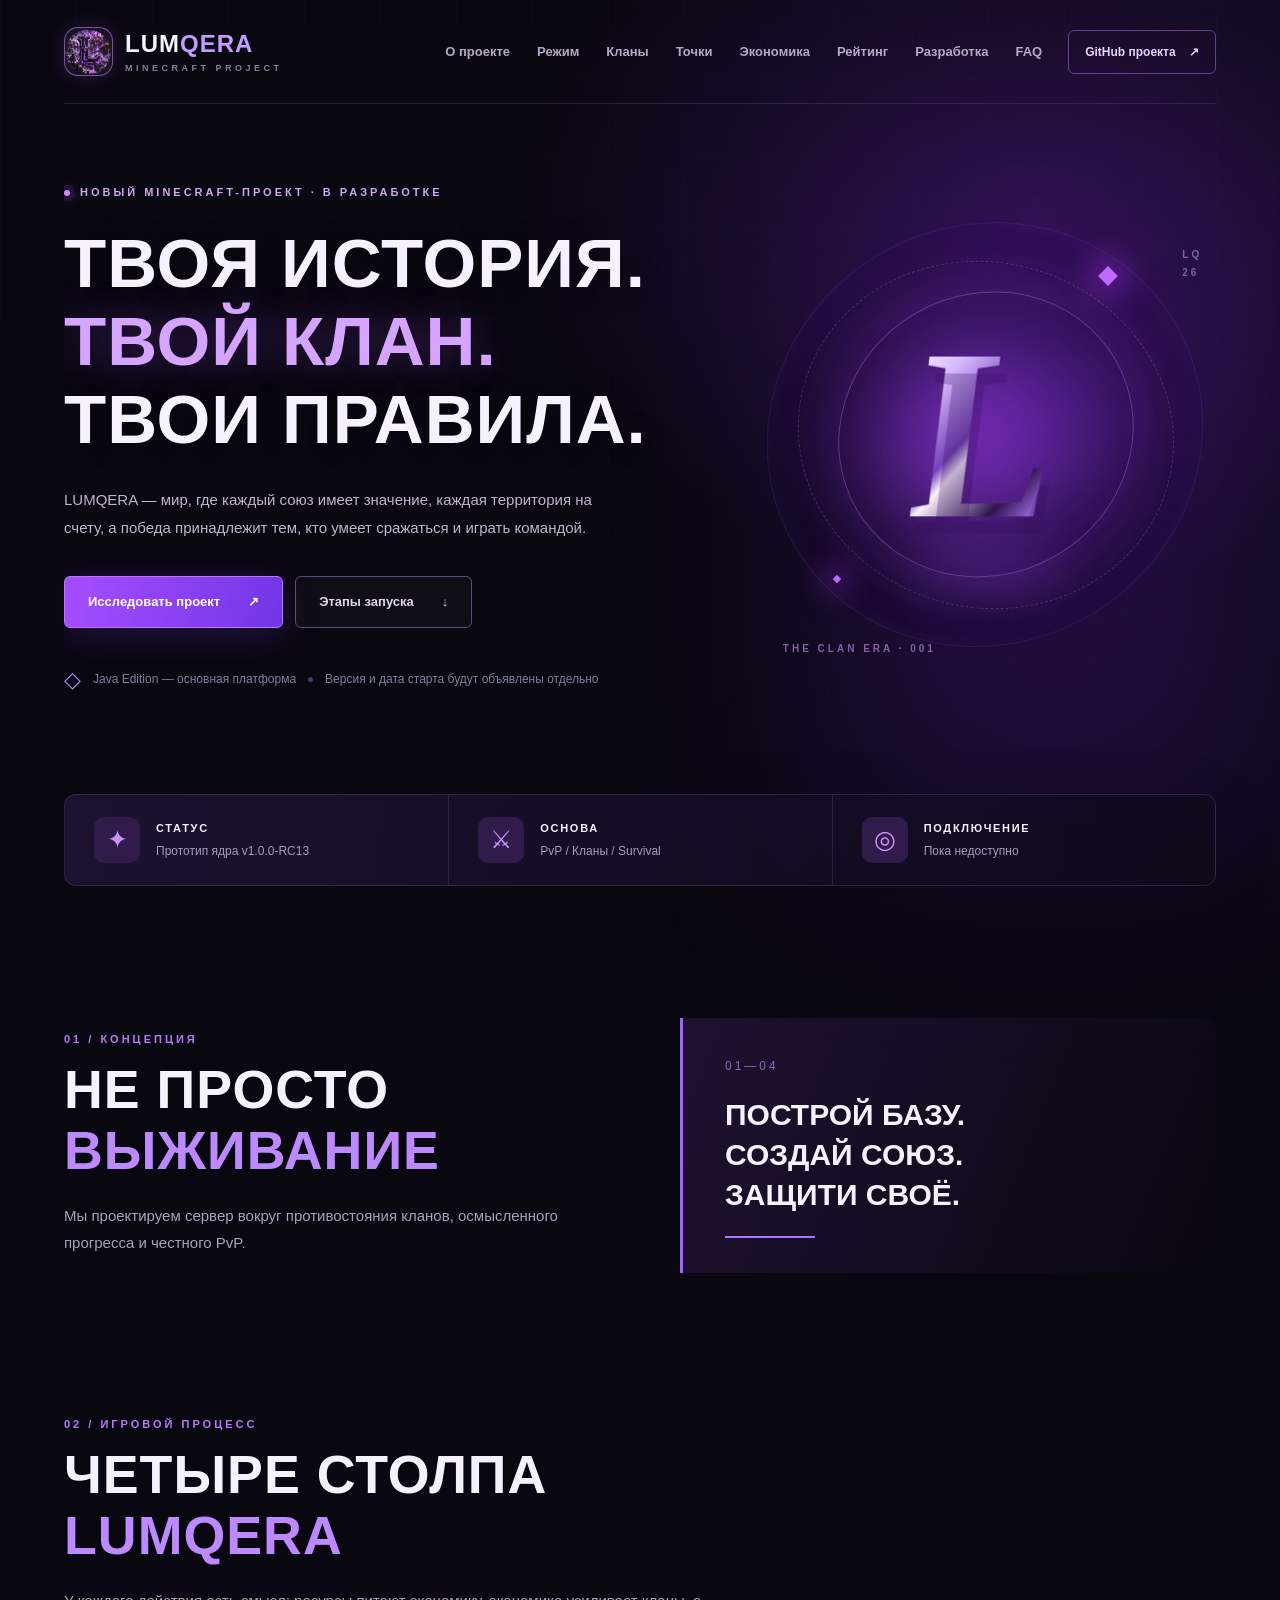
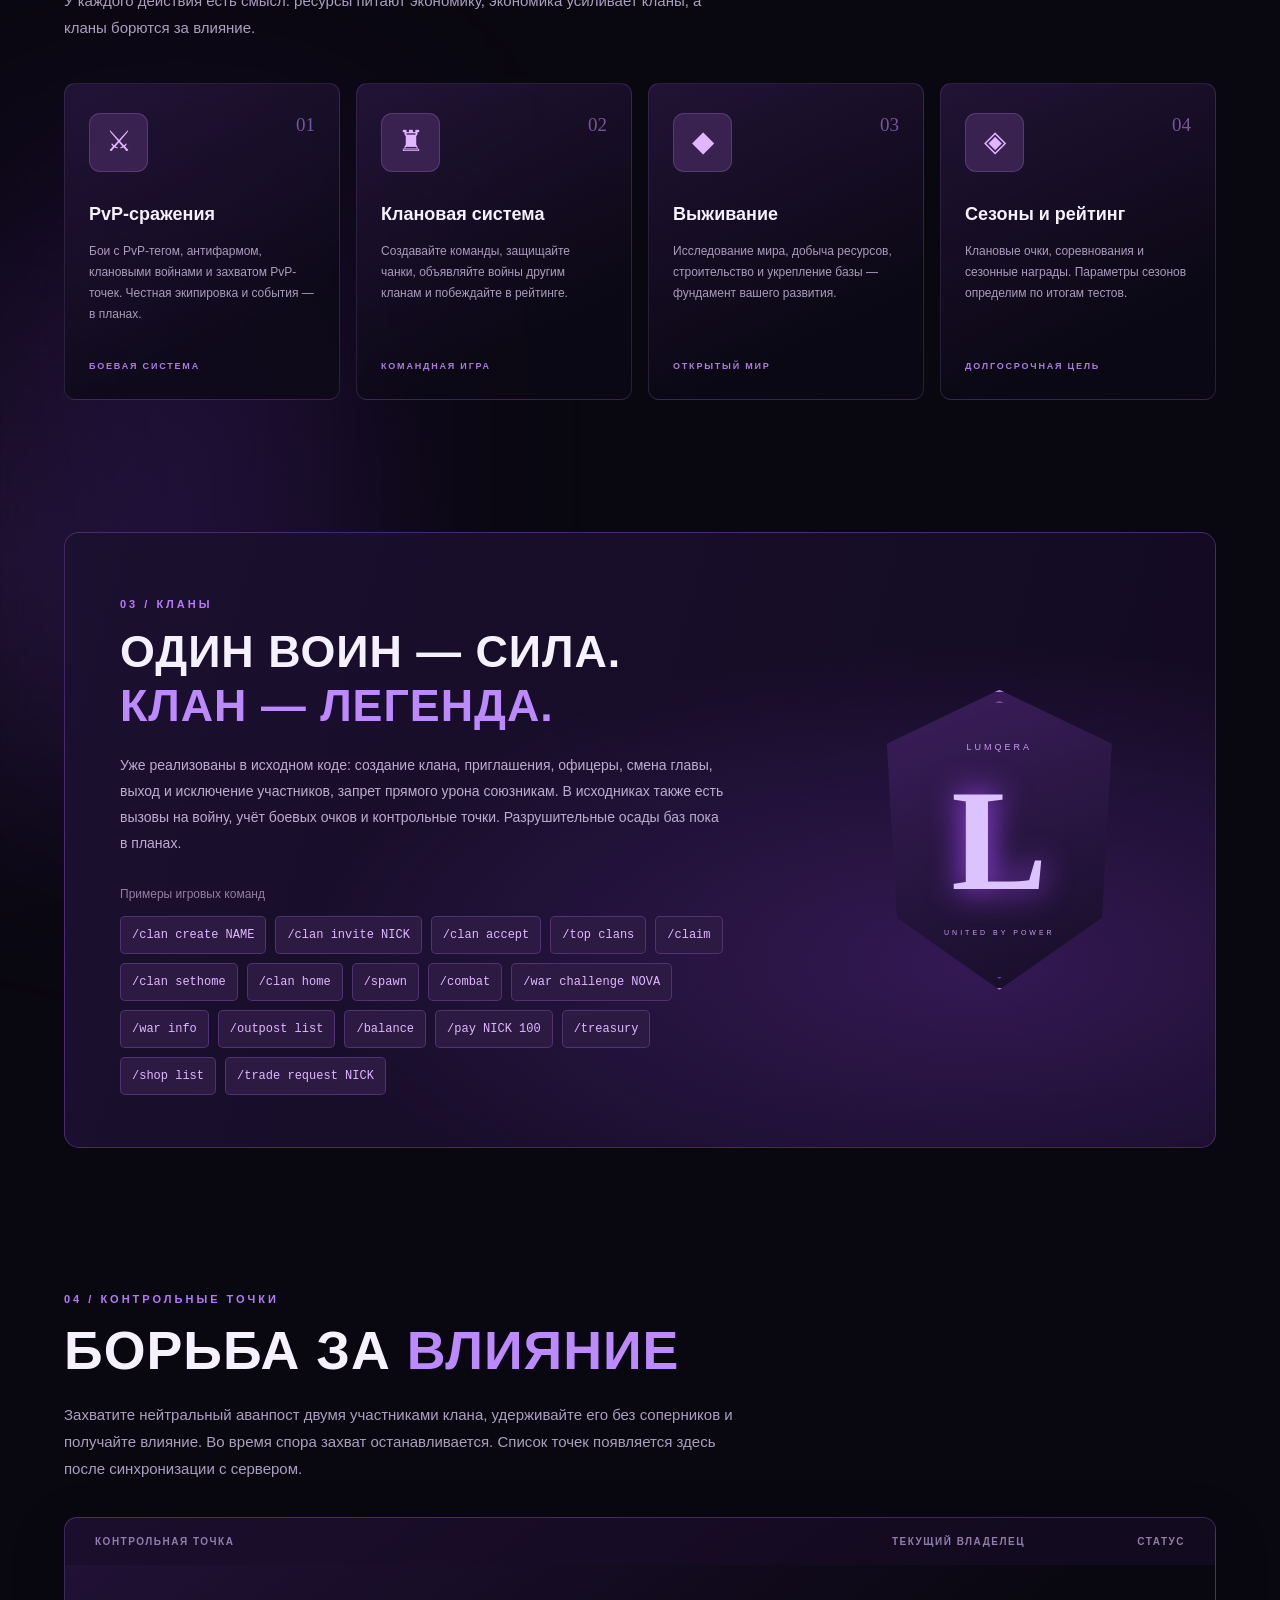
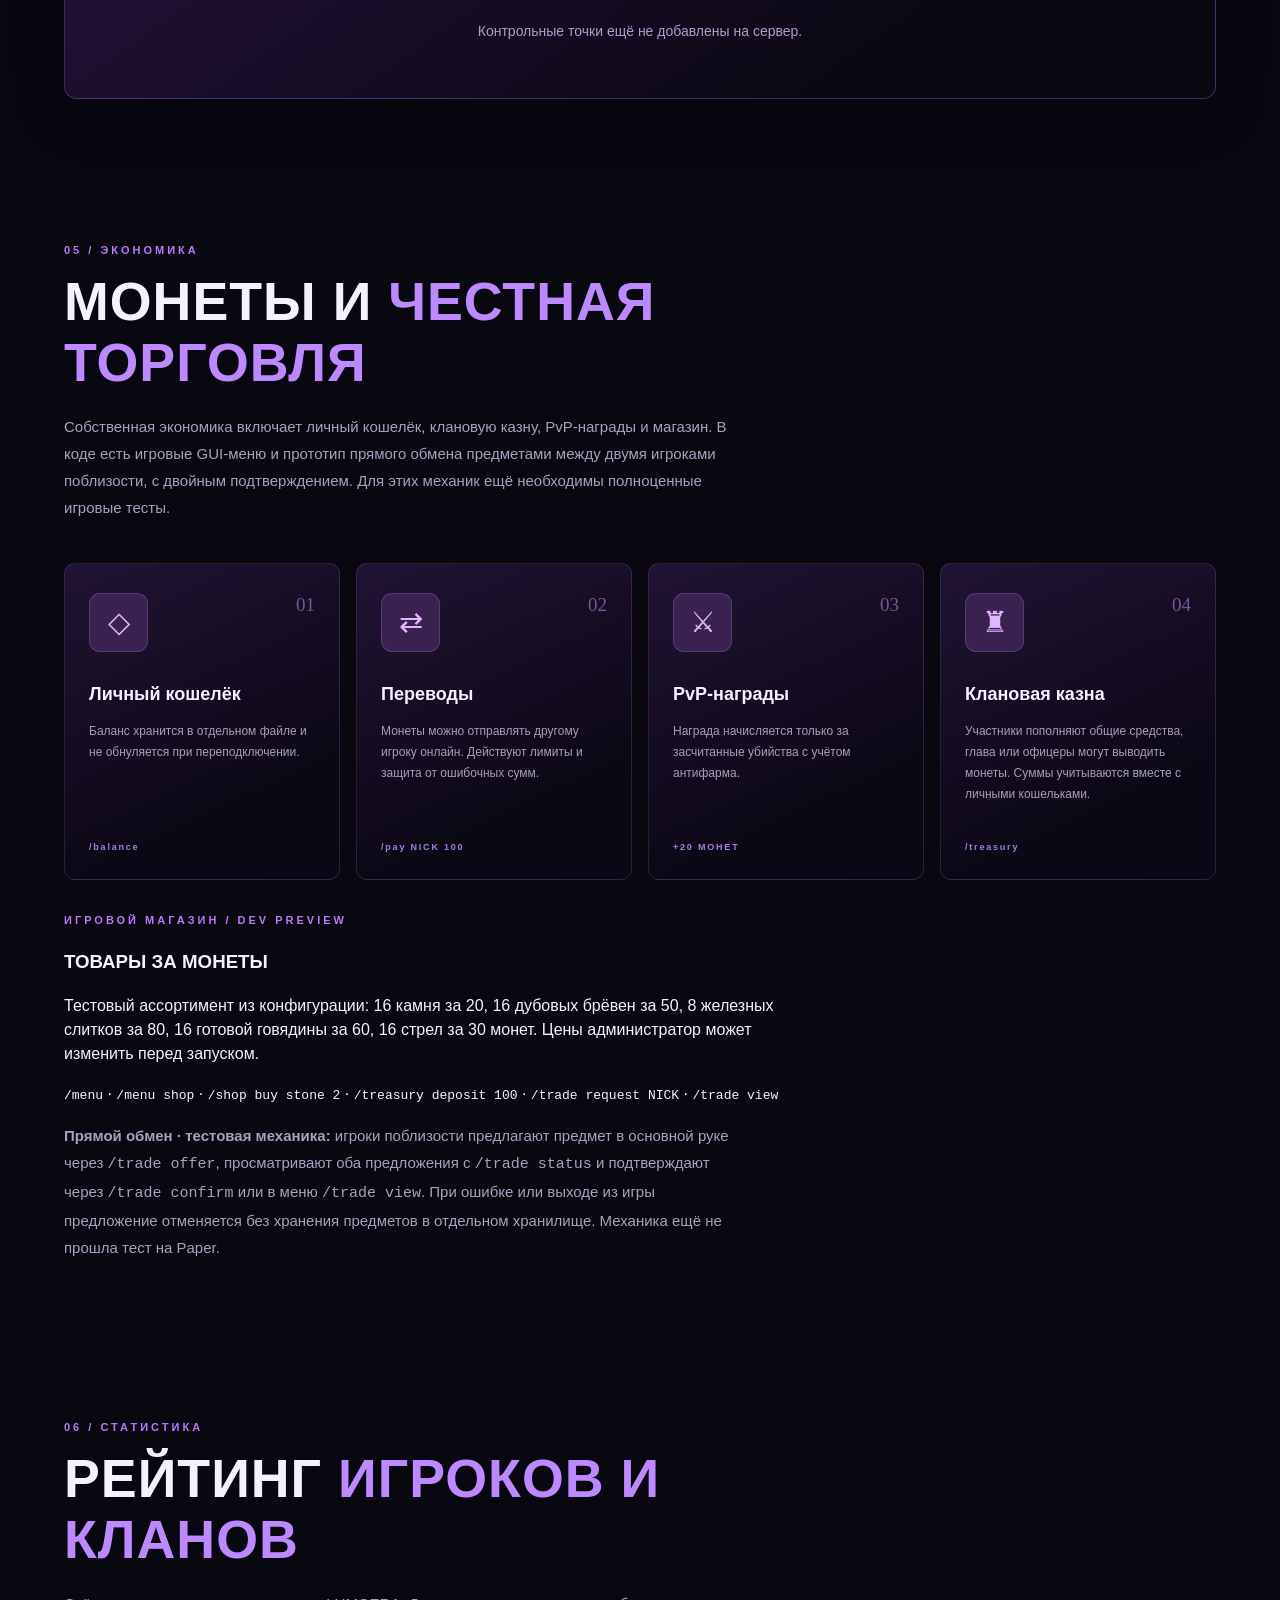
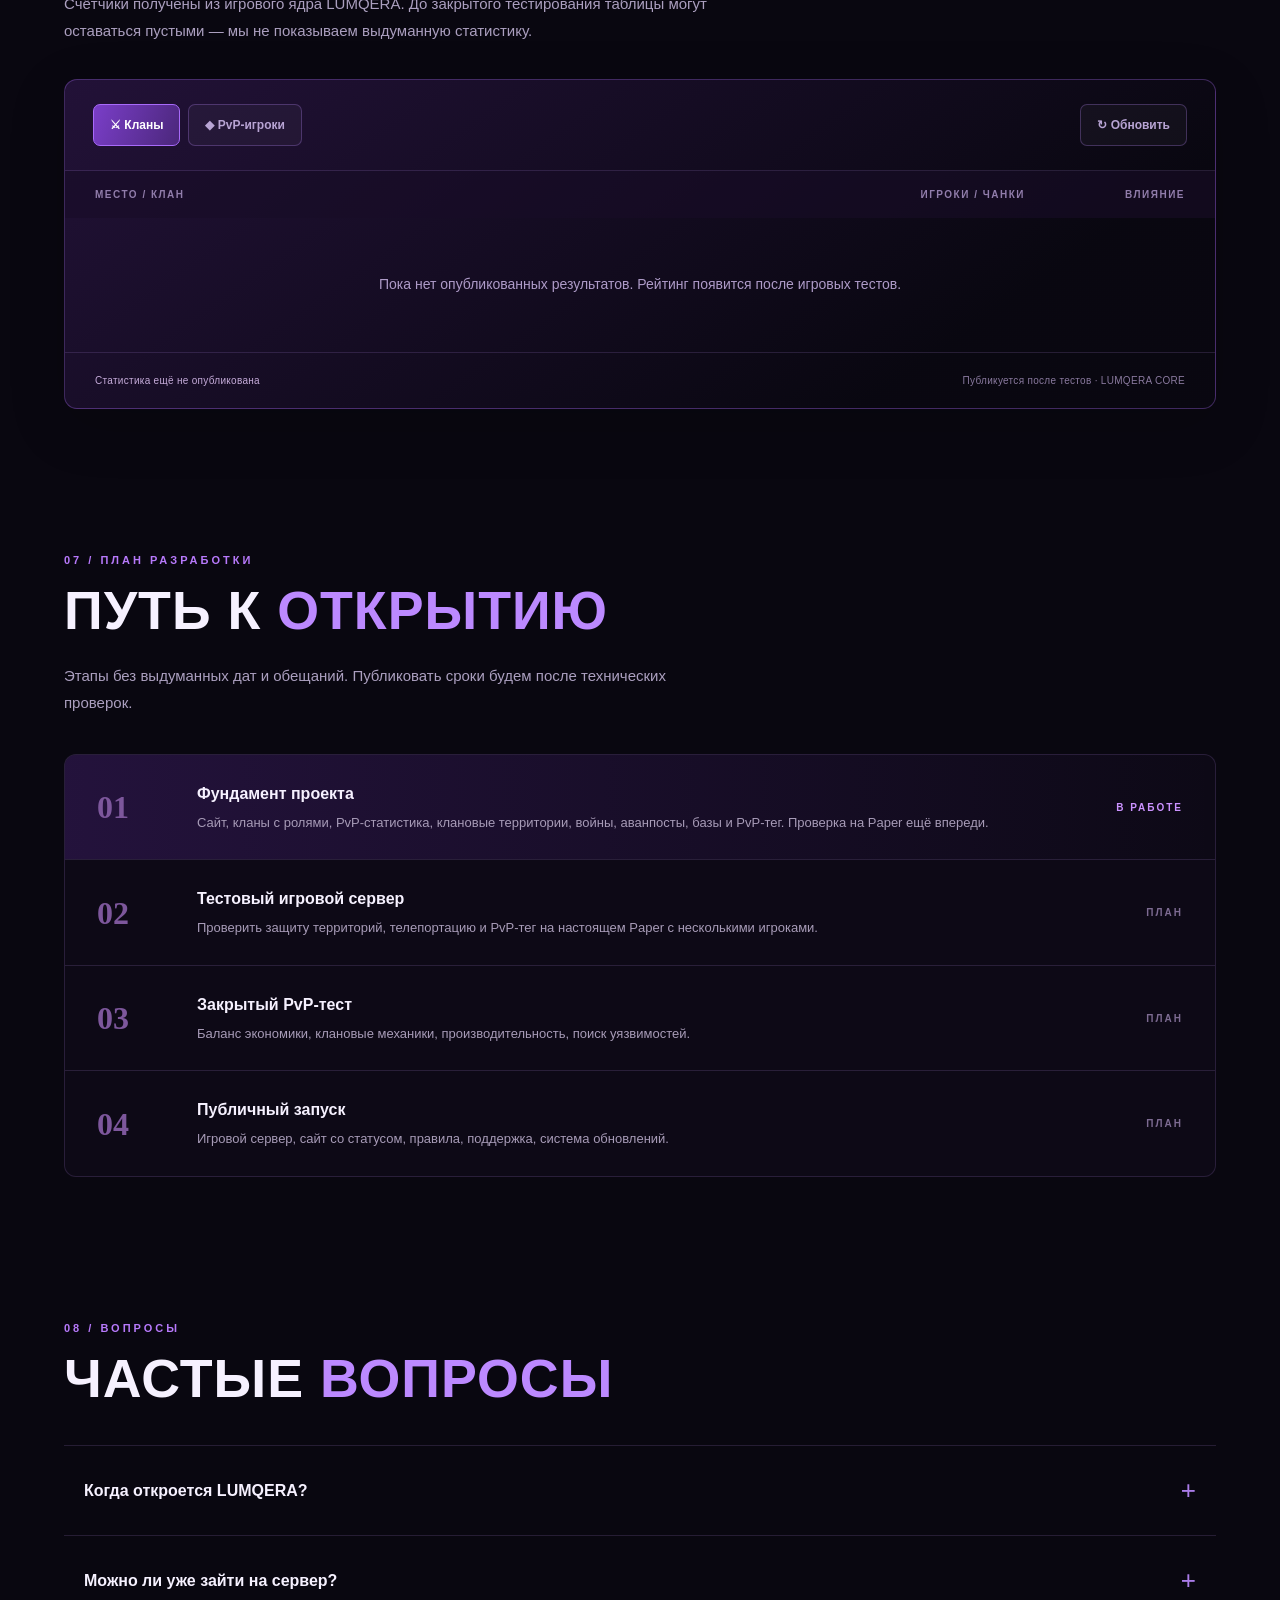
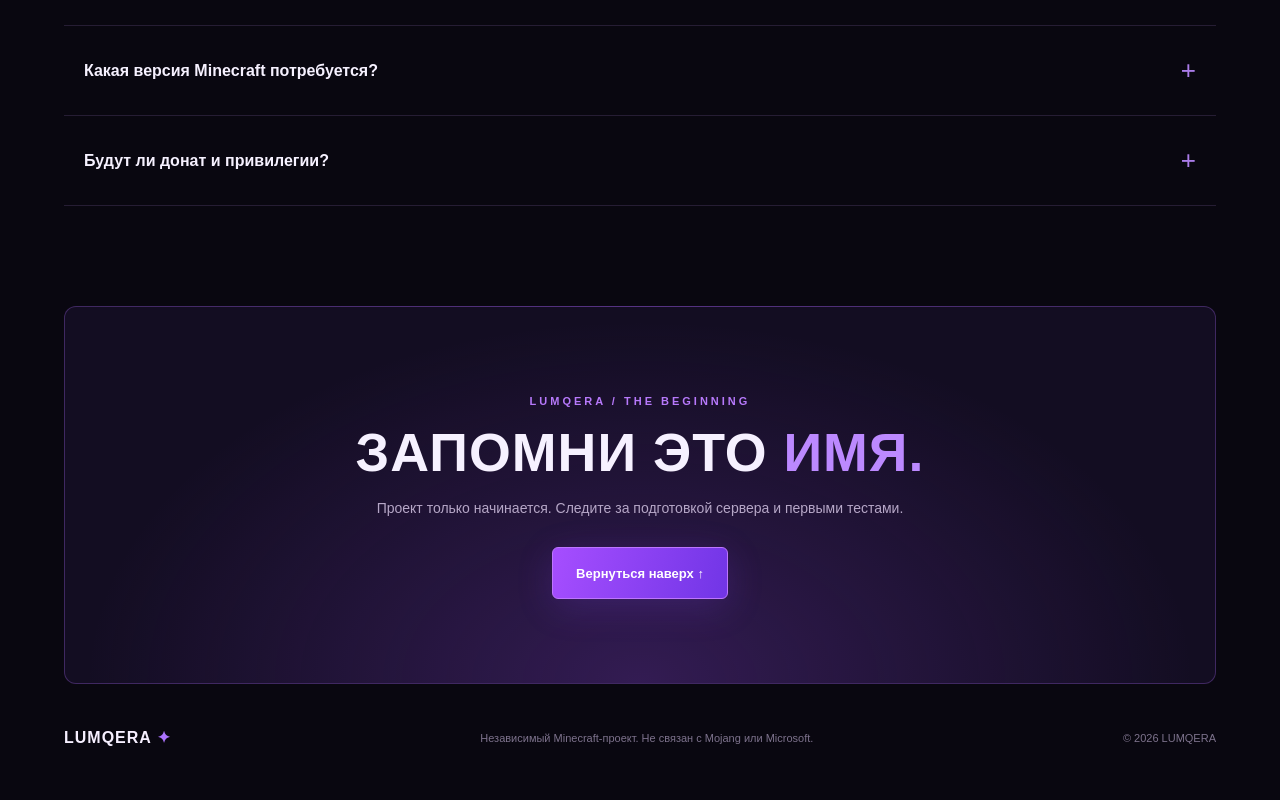
<file: website/index.html>
<!doctype html>
<html lang="ru">
<head>
  <meta charset="utf-8">
  <meta name="viewport" content="width=device-width, initial-scale=1">
  <meta name="theme-color" content="#10091e">
  <meta name="description" content="LUMQERA — разрабатываемый Minecraft-проект с кланами, PvP и собственным игровым миром. Следите за разработкой.">
  <title>LUMQERA — Minecraft • Кланы и PvP</title>
  <link rel="icon" type="image/svg+xml" href="assets/favicon.svg">
  <link rel="stylesheet" href="style.css">
  <script defer src="app.js"></script>
</head>
<body>
  <div class="ambient ambient-one" aria-hidden="true"></div>
  <div class="ambient ambient-two" aria-hidden="true"></div>
  <div class="grid-overlay" aria-hidden="true"></div>
  <div class="site-shell">
    <header class="site-header">
      <a class="brand" href="#top" aria-label="LUMQERA — главная">
        <span class="brand-avatar"><img src="assets/community-avatar.png" alt="" width="44" height="44"></span>
        <span class="brand-name">LUM<span>QERA</span><small>MINECRAFT PROJECT</small></span>
      </a>
      <button class="menu-toggle" aria-label="Открыть меню" aria-expanded="false" aria-controls="site-nav"><span></span><span></span><span></span></button>
      <nav class="main-nav" id="site-nav" aria-label="Основная навигация">
        <a href="#about">О проекте</a><a href="#gameplay">Режим</a><a href="#clans">Кланы</a><a href="#outposts">Точки</a><a href="#economy">Экономика</a><a href="#rating">Рейтинг</a><a href="#roadmap">Разработка</a><a href="#faq">FAQ</a>
      </nav>
      <a class="nav-community" href="https://github.com/Zeihos/LUMQERA" target="_blank" rel="noopener noreferrer">GitHub проекта <span aria-hidden="true">↗</span></a>
    </header>

    <main id="top">
      <section class="hero" aria-labelledby="hero-title">
        <div class="hero-copy">
          <p class="eyebrow"><span class="signal-dot"></span> НОВЫЙ MINECRAFT-ПРОЕКТ · В РАЗРАБОТКЕ</p>
          <h1 id="hero-title">ТВОЯ ИСТОРИЯ.<br><em>ТВОЙ КЛАН.</em><br>ТВОИ ПРАВИЛА.</h1>
          <p class="hero-description">LUMQERA — мир, где каждый союз имеет значение, каждая территория на счету, а победа принадлежит тем, кто умеет сражаться и играть командой.</p>
          <div class="hero-actions"><a class="button button-primary" href="#gameplay">Исследовать проект <span aria-hidden="true">↗</span></a><a class="button button-ghost" href="#roadmap">Этапы запуска <span aria-hidden="true">↓</span></a></div>
          <div class="hero-footnote"><span class="mini-icon">◇</span> Java Edition — основная платформа <span class="separator"></span> Версия и дата старта будут объявлены отдельно</div>
        </div>
        <div class="hero-art" aria-label="Декоративная композиция в стиле LUMQERA">
          <div class="orbit orbit-outer"></div><div class="orbit orbit-middle"></div><div class="orbit orbit-inner"></div>
          <div class="diamond diamond-top"></div><div class="diamond diamond-bottom"></div>
          <div class="sigil"><span>L</span></div><div class="sigil-reflection"></div>
          <div class="art-caption">THE CLAN ERA <b>·</b> 001</div><div class="art-caption-right">LQ<br>26</div>
        </div>
      </section>

      <section class="info-strip" aria-label="Статус проекта">
        <div><span class="strip-icon">✦</span><span><strong>СТАТУС</strong><small>Прототип ядра v1.0.0-RC13</small></span></div>
        <div><span class="strip-icon">⚔</span><span><strong>ОСНОВА</strong><small>PvP / Кланы / Survival</small></span></div>
        <div><span class="strip-icon">◎</span><span><strong>ПОДКЛЮЧЕНИЕ</strong><small>Пока недоступно</small></span></div>
      </section>

      <section class="section introduction" id="about">
        <div class="section-heading"><p class="kicker">01 / КОНЦЕПЦИЯ</p><h2>НЕ ПРОСТО <span>ВЫЖИВАНИЕ</span></h2><p>Мы проектируем сервер вокруг противостояния кланов, осмысленного прогресса и честного PvP.</p></div>
        <div class="about-visual"><span class="about-number">01—04</span><h3>Построй базу.<br>Создай союз.<br>Защити своё.</h3><div class="accent-line"></div></div>
      </section>

      <section class="section" id="gameplay">
        <div class="section-heading"><p class="kicker">02 / ИГРОВОЙ ПРОЦЕСС</p><h2>ЧЕТЫРЕ СТОЛПА <span>LUMQERA</span></h2><p>У каждого действия есть смысл: ресурсы питают экономику, экономика усиливает кланы, а кланы борются за влияние.</p></div>
        <div class="feature-grid">
          <article class="feature-card"><div class="feature-icon">⚔</div><span class="feature-index">01</span><h3>PvP-сражения</h3><p>Бои с PvP-тегом, антифармом, клановыми войнами и захватом PvP-точек. Честная экипировка и события — в планах.</p><span class="feature-label">БОЕВАЯ СИСТЕМА</span></article>
          <article class="feature-card"><div class="feature-icon">♜</div><span class="feature-index">02</span><h3>Клановая система</h3><p>Создавайте команды, защищайте чанки, объявляйте войны другим кланам и побеждайте в рейтинге.</p><span class="feature-label">КОМАНДНАЯ ИГРА</span></article>
          <article class="feature-card"><div class="feature-icon">◆</div><span class="feature-index">03</span><h3>Выживание</h3><p>Исследование мира, добыча ресурсов, строительство и укрепление базы — фундамент вашего развития.</p><span class="feature-label">ОТКРЫТЫЙ МИР</span></article>
          <article class="feature-card"><div class="feature-icon">◈</div><span class="feature-index">04</span><h3>Сезоны и рейтинг</h3><p>Клановые очки, соревнования и сезонные награды. Параметры сезонов определим по итогам тестов.</p><span class="feature-label">ДОЛГОСРОЧНАЯ ЦЕЛЬ</span></article>
        </div>
      </section>

      <section class="section clan-section" id="clans">
        <div class="clan-card">
          <div class="clan-text"><p class="kicker">03 / КЛАНЫ</p><h2>ОДИН ВОИН — СИЛА.<br><span>КЛАН — ЛЕГЕНДА.</span></h2><p>Уже реализованы в исходном коде: создание клана, приглашения, офицеры, смена главы, выход и исключение участников, запрет прямого урона союзникам. В исходниках также есть вызовы на войну, учёт боевых очков и контрольные точки. Разрушительные осады баз пока в планах.</p>
            <div class="command-group"><span>Примеры игровых команд</span><code>/clan create NAME</code><code>/clan invite NICK</code><code>/clan accept</code><code>/top clans</code><code>/claim</code><code>/clan sethome</code><code>/clan home</code><code>/spawn</code><code>/combat</code><code>/war challenge NOVA</code><code>/war info</code><code>/outpost list</code><code>/balance</code><code>/pay NICK 100</code><code>/treasury</code><code>/shop list</code><code>/trade request NICK</code></div>
          </div>
          <div class="clan-crest" aria-hidden="true"><div class="crest-top">LUMQERA</div><div class="crest-center">L</div><div class="crest-bottom">UNITED BY POWER</div></div>
        </div>
      </section>


      <section class="section" id="outposts" aria-labelledby="outposts-heading">
        <div class="section-heading"><p class="kicker">04 / КОНТРОЛЬНЫЕ ТОЧКИ</p><h2 id="outposts-heading">БОРЬБА ЗА <span>ВЛИЯНИЕ</span></h2><p>Захватите нейтральный аванпост двумя участниками клана, удерживайте его без соперников и получайте влияние. Во время спора захват останавливается. Список точек появляется здесь после синхронизации с сервером.</p></div>
        <div class="rating-panel"><div class="ranking-header"><span>КОНТРОЛЬНАЯ ТОЧКА</span><span>ТЕКУЩИЙ ВЛАДЕЛЕЦ</span><span>СТАТУС</span></div>
          <div id="outpost-results" class="rating-results" aria-live="polite"><p class="empty-rating">Пока контрольные точки не опубликованы.</p></div>
        </div>
      </section>

      <section class="section" id="economy" aria-labelledby="economy-heading">
        <div class="section-heading"><p class="kicker">05 / ЭКОНОМИКА</p><h2 id="economy-heading">МОНЕТЫ И <span>ЧЕСТНАЯ ТОРГОВЛЯ</span></h2><p>Собственная экономика включает личный кошелёк, клановую казну, PvP-награды и магазин. В коде есть игровые GUI-меню и прототип прямого обмена предметами между двумя игроками поблизости, с двойным подтверждением. Для этих механик ещё необходимы полноценные игровые тесты.</p></div>
        <div class="feature-grid">
          <article class="feature-card"><div class="feature-icon">◇</div><span class="feature-index">01</span><h3>Личный кошелёк</h3><p>Баланс хранится в отдельном файле и не обнуляется при переподключении.</p><span class="feature-label">/balance</span></article>
          <article class="feature-card"><div class="feature-icon">⇄</div><span class="feature-index">02</span><h3>Переводы</h3><p>Монеты можно отправлять другому игроку онлайн. Действуют лимиты и защита от ошибочных сумм.</p><span class="feature-label">/pay NICK 100</span></article>
          <article class="feature-card"><div class="feature-icon">⚔</div><span class="feature-index">03</span><h3>PvP-награды</h3><p>Награда начисляется только за засчитанные убийства с учётом антифарма.</p><span class="feature-label">+20 МОНЕТ</span></article>
          <article class="feature-card"><div class="feature-icon">♜</div><span class="feature-index">04</span><h3>Клановая казна</h3><p>Участники пополняют общие средства, глава или офицеры могут выводить монеты. Суммы учитываются вместе с личными кошельками.</p><span class="feature-label">/treasury</span></article>
        </div>
        <div class="section-heading" style="margin-top: 32px"><p class="kicker">ИГРОВОЙ МАГАЗИН / DEV PREVIEW</p><h3>ТОВАРЫ ЗА <span>МОНЕТЫ</span></h3><p>Тестовый ассортимент из конфигурации: 16 камня за 20, 16 дубовых брёвен за 50, 8 железных слитков за 80, 16 готовой говядины за 60, 16 стрел за 30 монет. Цены администратор может изменить перед запуском.</p><p><code>/menu</code> · <code>/menu shop</code> · <code>/shop buy stone 2</code> · <code>/treasury deposit 100</code> · <code>/trade request NICK</code> · <code>/trade view</code></p><p><strong>Прямой обмен · тестовая механика:</strong> игроки поблизости предлагают предмет в основной руке через <code>/trade offer</code>, просматривают оба предложения с <code>/trade status</code> и подтверждают через <code>/trade confirm</code> или в меню <code>/trade view</code>. При ошибке или выходе из игры предложение отменяется без хранения предметов в отдельном хранилище. Механика ещё не прошла тест на Paper.</p></div>
      </section>

      <section class="section ratings-section" id="rating" aria-labelledby="rating-heading">
        <div class="section-heading"><p class="kicker">06 / СТАТИСТИКА</p><h2 id="rating-heading">РЕЙТИНГ <span>ИГРОКОВ И КЛАНОВ</span></h2><p>Счётчики получены из игрового ядра LUMQERA. До закрытого тестирования таблицы могут оставаться пустыми — мы не показываем выдуманную статистику.</p></div>
        <div class="rating-panel">
          <div class="rating-toolbar"><div class="rating-tabs" role="group" aria-label="Тип рейтинга"><button class="rating-tab is-active" type="button" data-rating-tab="clans" aria-pressed="true">⚔ Кланы</button><button class="rating-tab" type="button" data-rating-tab="players" aria-pressed="false">◆ PvP-игроки</button></div><button class="refresh-rating" id="refresh-rating" type="button" title="Обновить рейтинг">↻ Обновить</button></div>
          <div class="ranking-header" id="ranking-header"><span>МЕСТО / НАЗВАНИЕ</span><span>ИГРОКИ / ЧАНКИ</span><span>ВЛИЯНИЕ</span></div>
          <div id="rating-results" class="rating-results" aria-live="polite"><p class="empty-rating">Загружаем рейтинг…</p></div>
          <div class="rating-footer"><span id="rating-updated">Статистика ещё не опубликована</span><span>Публикуется после тестов · LUMQERA CORE</span></div>
        </div>
      </section>

      <section class="section" id="roadmap">
        <div class="section-heading"><p class="kicker">07 / ПЛАН РАЗРАБОТКИ</p><h2>ПУТЬ К <span>ОТКРЫТИЮ</span></h2><p>Этапы без выдуманных дат и обещаний. Публиковать сроки будем после технических проверок.</p></div>
        <div class="roadmap">
          <article class="roadmap-item active"><span class="roadmap-index">01</span><div><strong>Фундамент проекта</strong><p>Сайт, кланы с ролями, PvP-статистика, клановые территории, войны, аванпосты, базы и PvP-тег. Проверка на Paper ещё впереди.</p></div><span class="roadmap-status">В РАБОТЕ</span></article>
          <article class="roadmap-item"><span class="roadmap-index">02</span><div><strong>Тестовый игровой сервер</strong><p>Проверить защиту территорий, телепортацию и PvP-тег на настоящем Paper с несколькими игроками.</p></div><span class="roadmap-status">ПЛАН</span></article>
          <article class="roadmap-item"><span class="roadmap-index">03</span><div><strong>Закрытый PvP-тест</strong><p>Баланс экономики, клановые механики, производительность, поиск уязвимостей.</p></div><span class="roadmap-status">ПЛАН</span></article>
          <article class="roadmap-item"><span class="roadmap-index">04</span><div><strong>Публичный запуск</strong><p>Игровой сервер, сайт со статусом, правила, поддержка, система обновлений.</p></div><span class="roadmap-status">ПЛАН</span></article>
        </div>
      </section>

      <section class="section faq-section" id="faq">
        <div class="section-heading"><p class="kicker">08 / ВОПРОСЫ</p><h2>ЧАСТЫЕ <span>ВОПРОСЫ</span></h2></div>
        <div class="faq-list">
          <details><summary>Когда откроется LUMQERA?<span>+</span></summary><p>Дата открытия ещё не утверждена. Сначала подготовим рабочий сервер, проверим игровые механики и проведём тестирование.</p></details>
          <details><summary>Можно ли уже зайти на сервер?<span>+</span></summary><p>Нет. Адрес игрового сервера и поддерживаемая версия появятся после настройки и тестов.</p></details>
          <details><summary>Какая версия Minecraft потребуется?<span>+</span></summary><p>Мы ориентируемся на современную Minecraft Java Edition. Финальная версия клиента будет подтверждена после проверки совместимости плагинов.</p></details>
          <details><summary>Будут ли донат и привилегии?<span>+</span></summary><p>Монетизация не входит в первый технический этап. Если появится магазин, его правила будут опубликованы отдельно, без продажи прямого преимущества в PvP.</p></details>
        </div>
      </section>
      <section class="end-cta"><p class="kicker">LUMQERA / THE BEGINNING</p><h2>ЗАПОМНИ ЭТО <span>ИМЯ.</span></h2><p>Проект только начинается. Следите за подготовкой сервера и первыми тестами.</p><a class="button button-primary" href="#top">Вернуться наверх ↑</a></section>
    </main>
    <footer><a class="footer-brand" href="#top">LUMQERA <span>✦</span></a><p>Независимый Minecraft-проект. Не связан с Mojang или Microsoft.</p><span>© <span id="year">2026</span> LUMQERA</span></footer>
  </div>
</body>
</html>
</file>
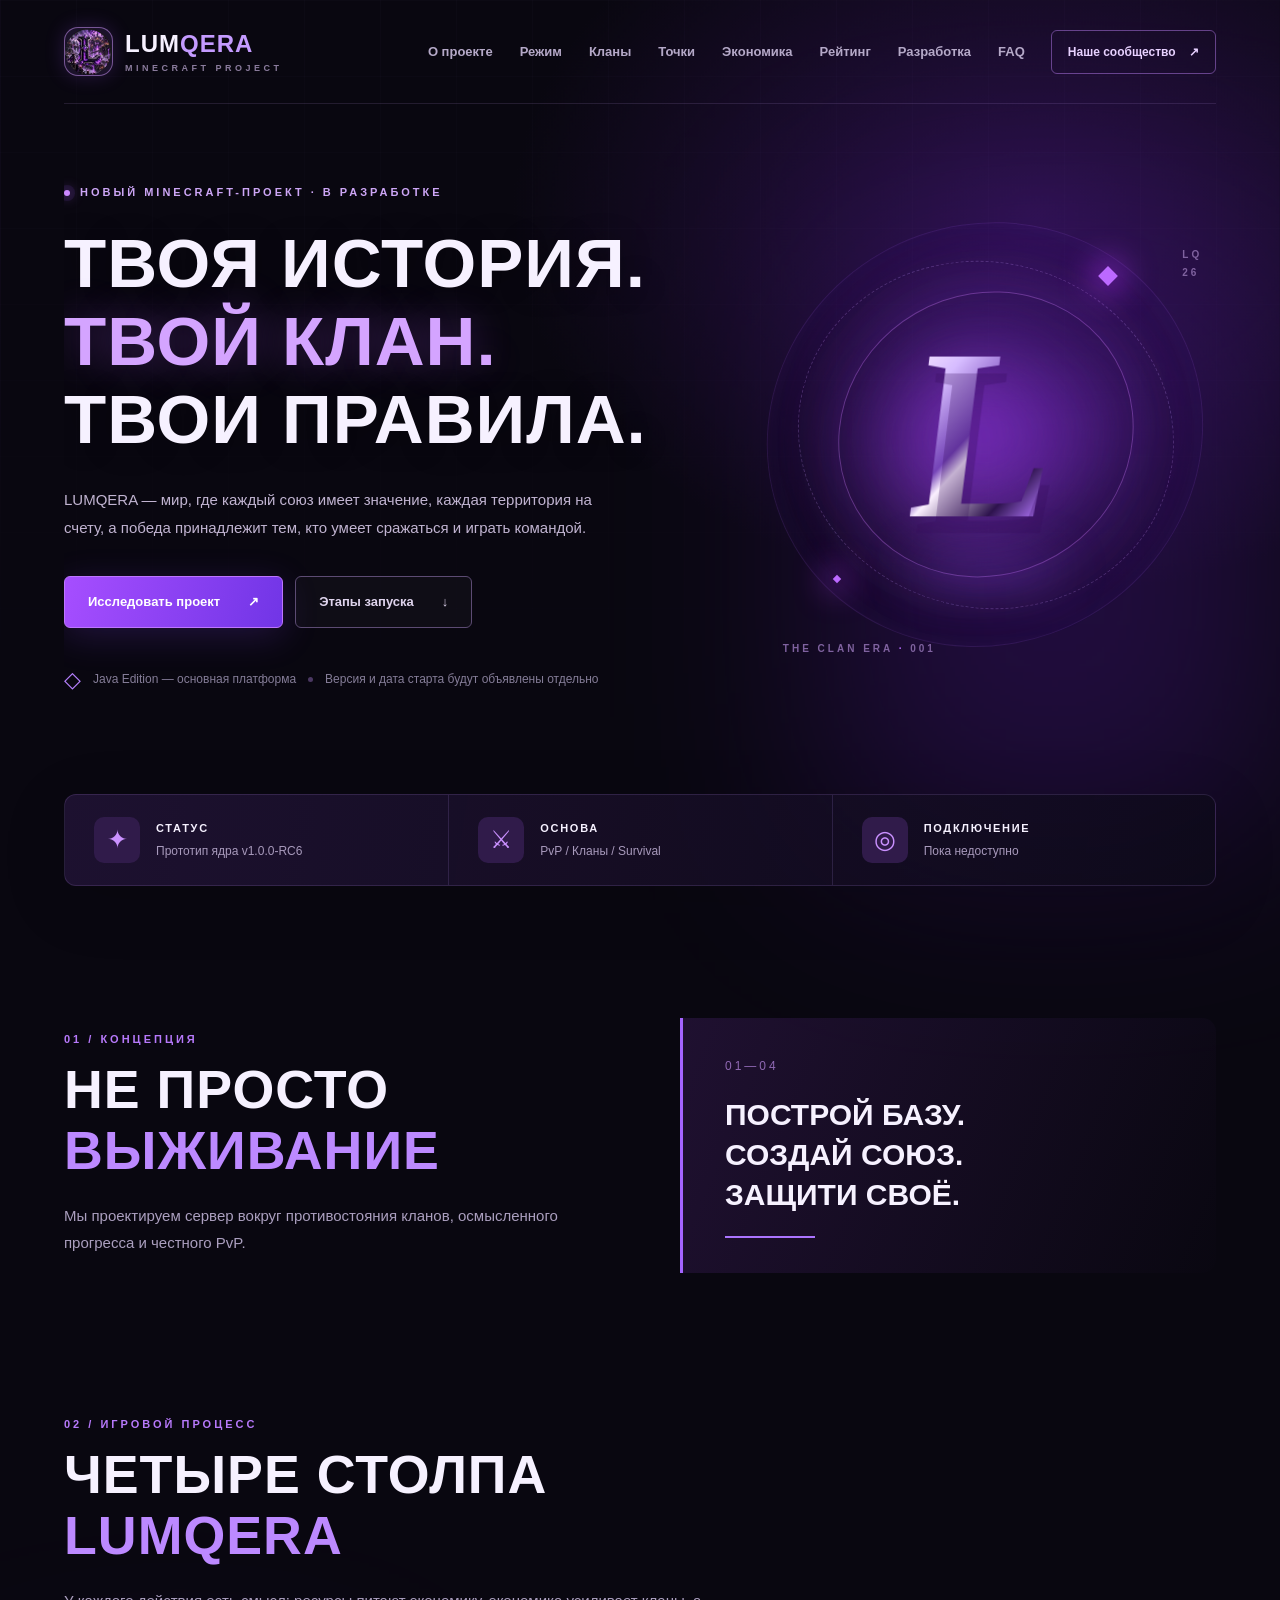
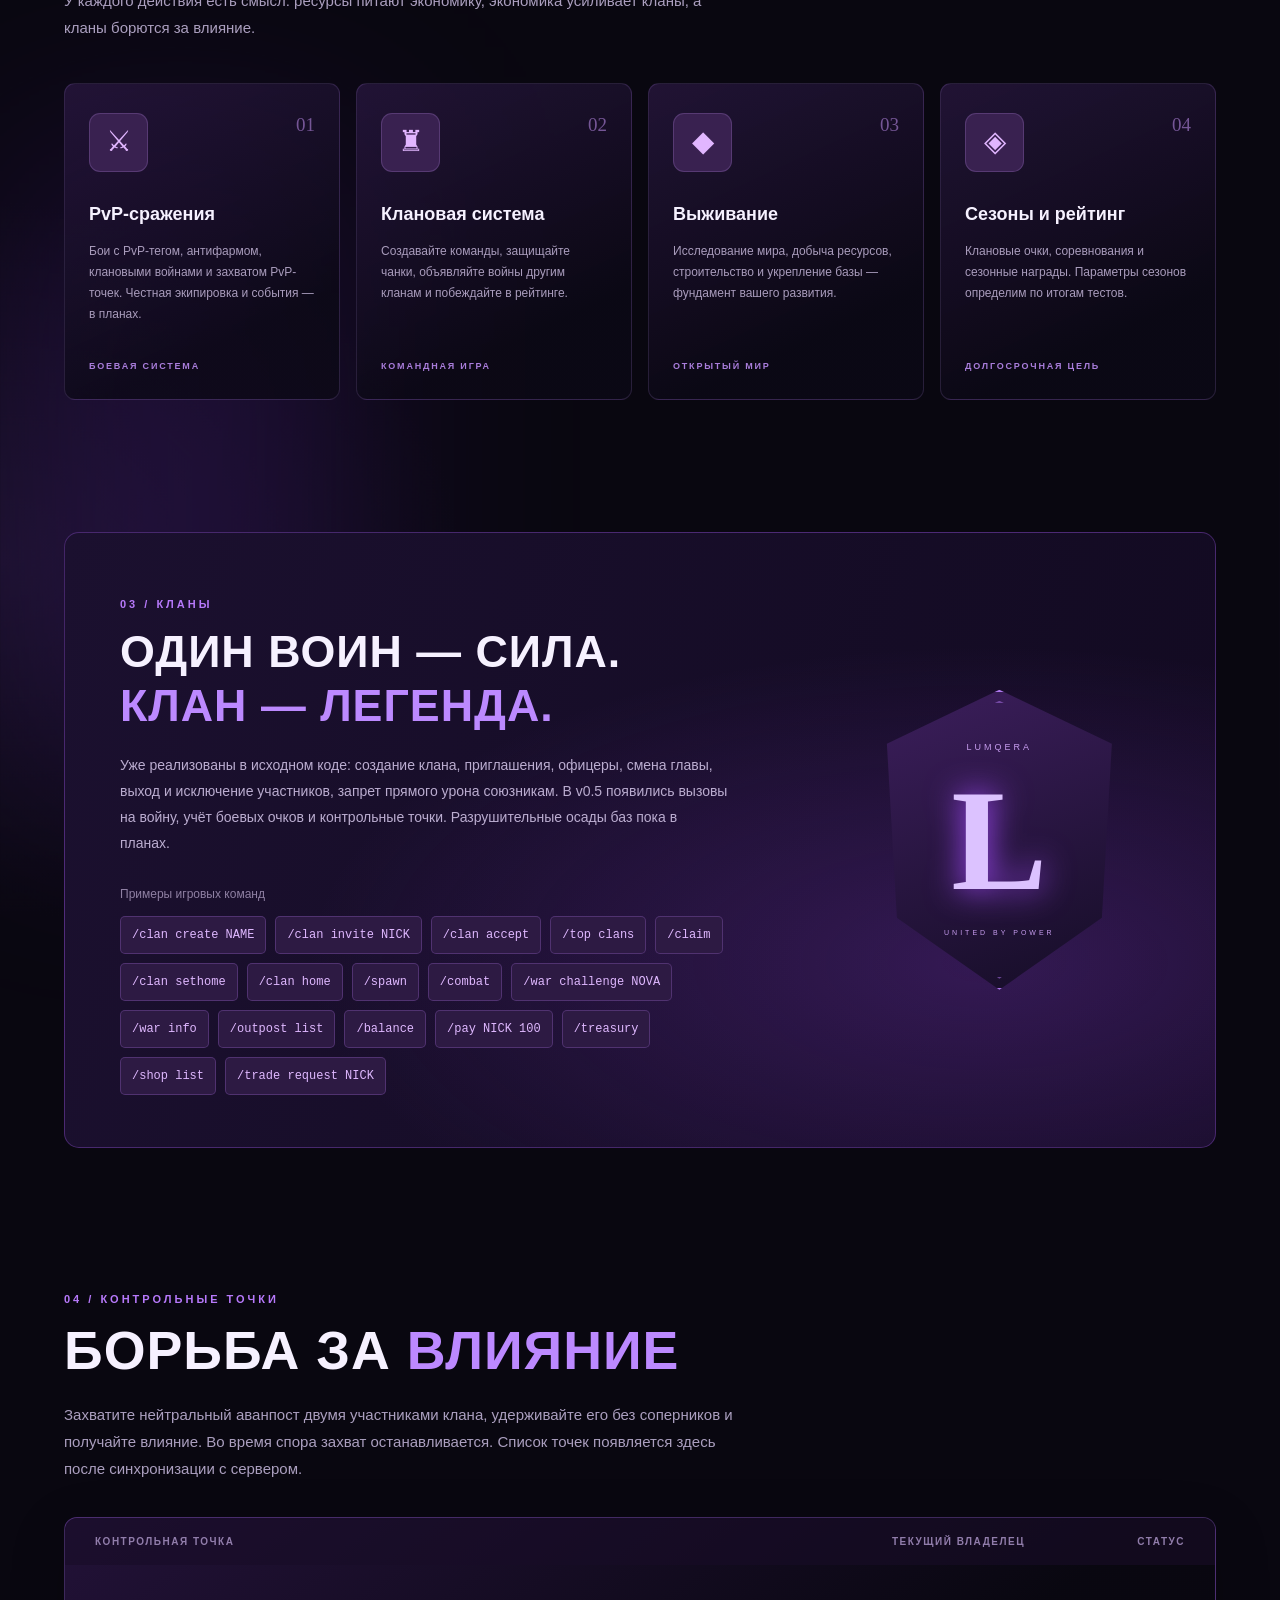
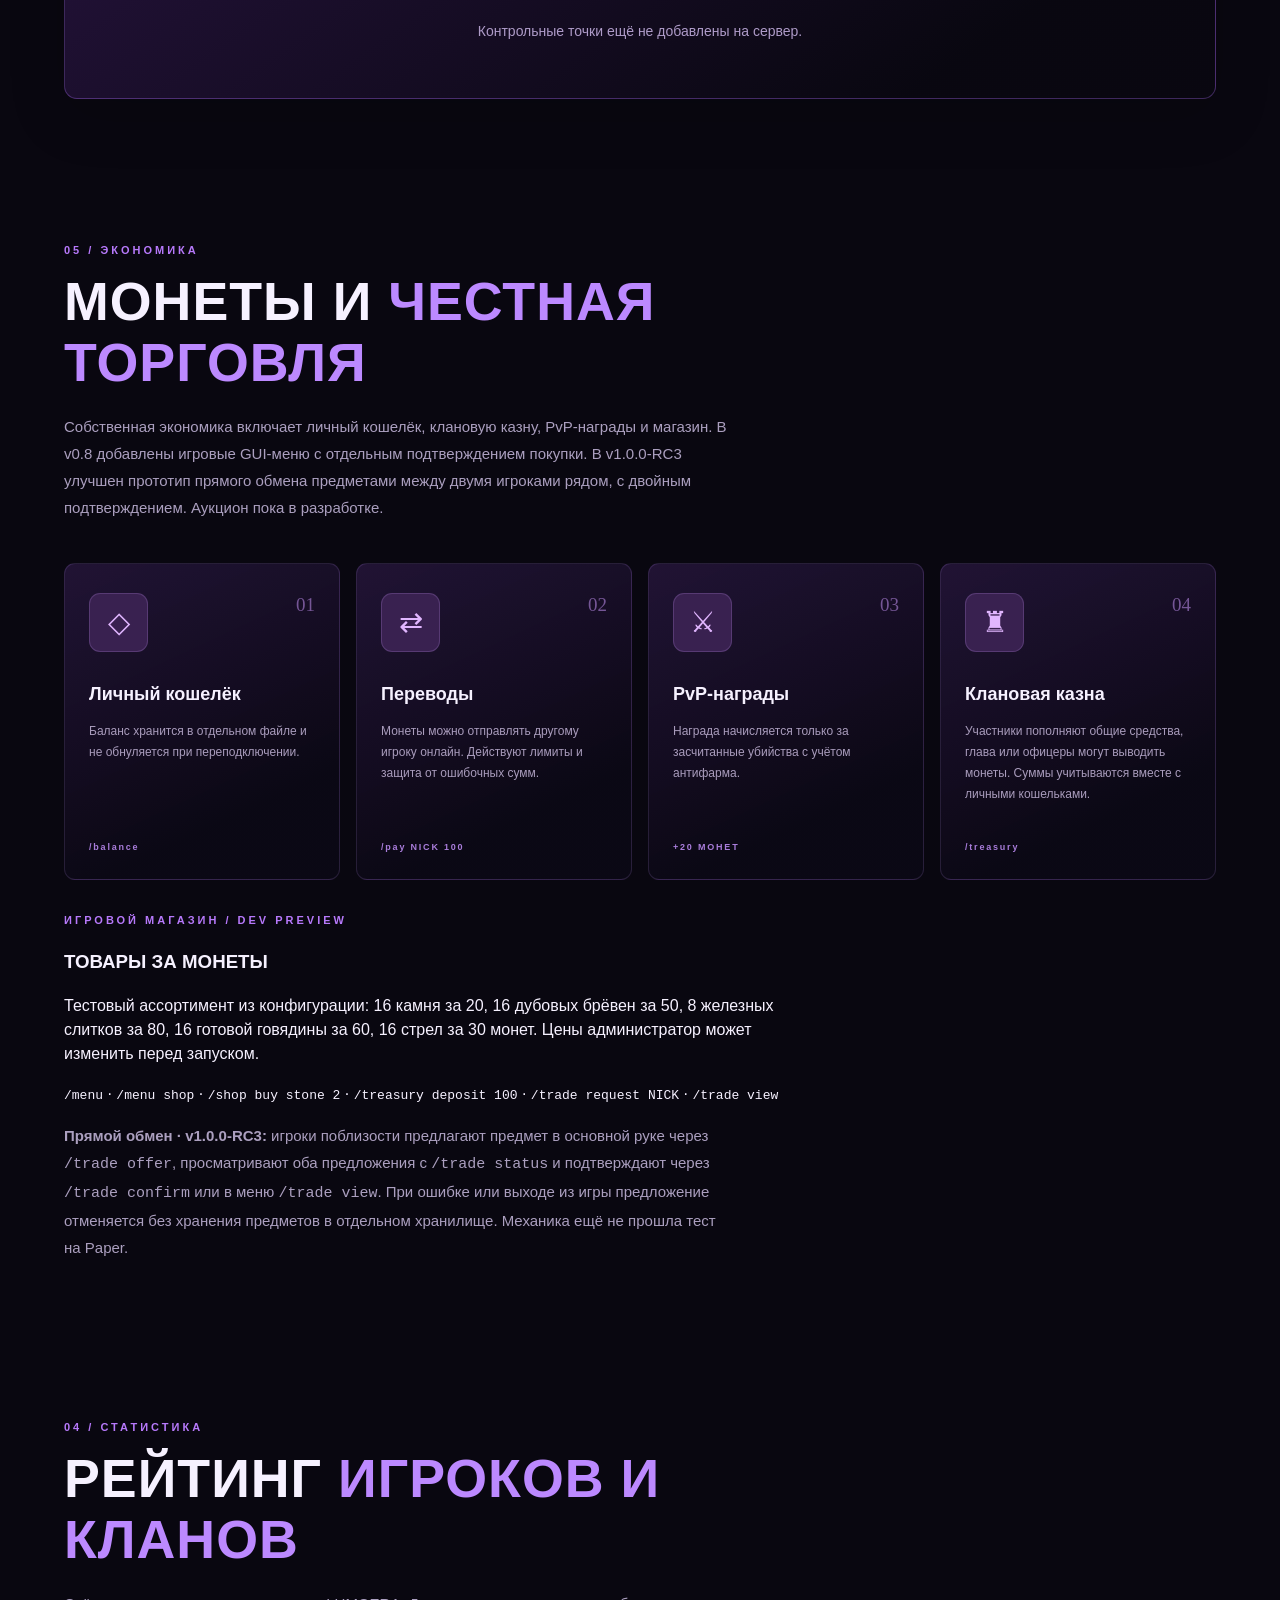
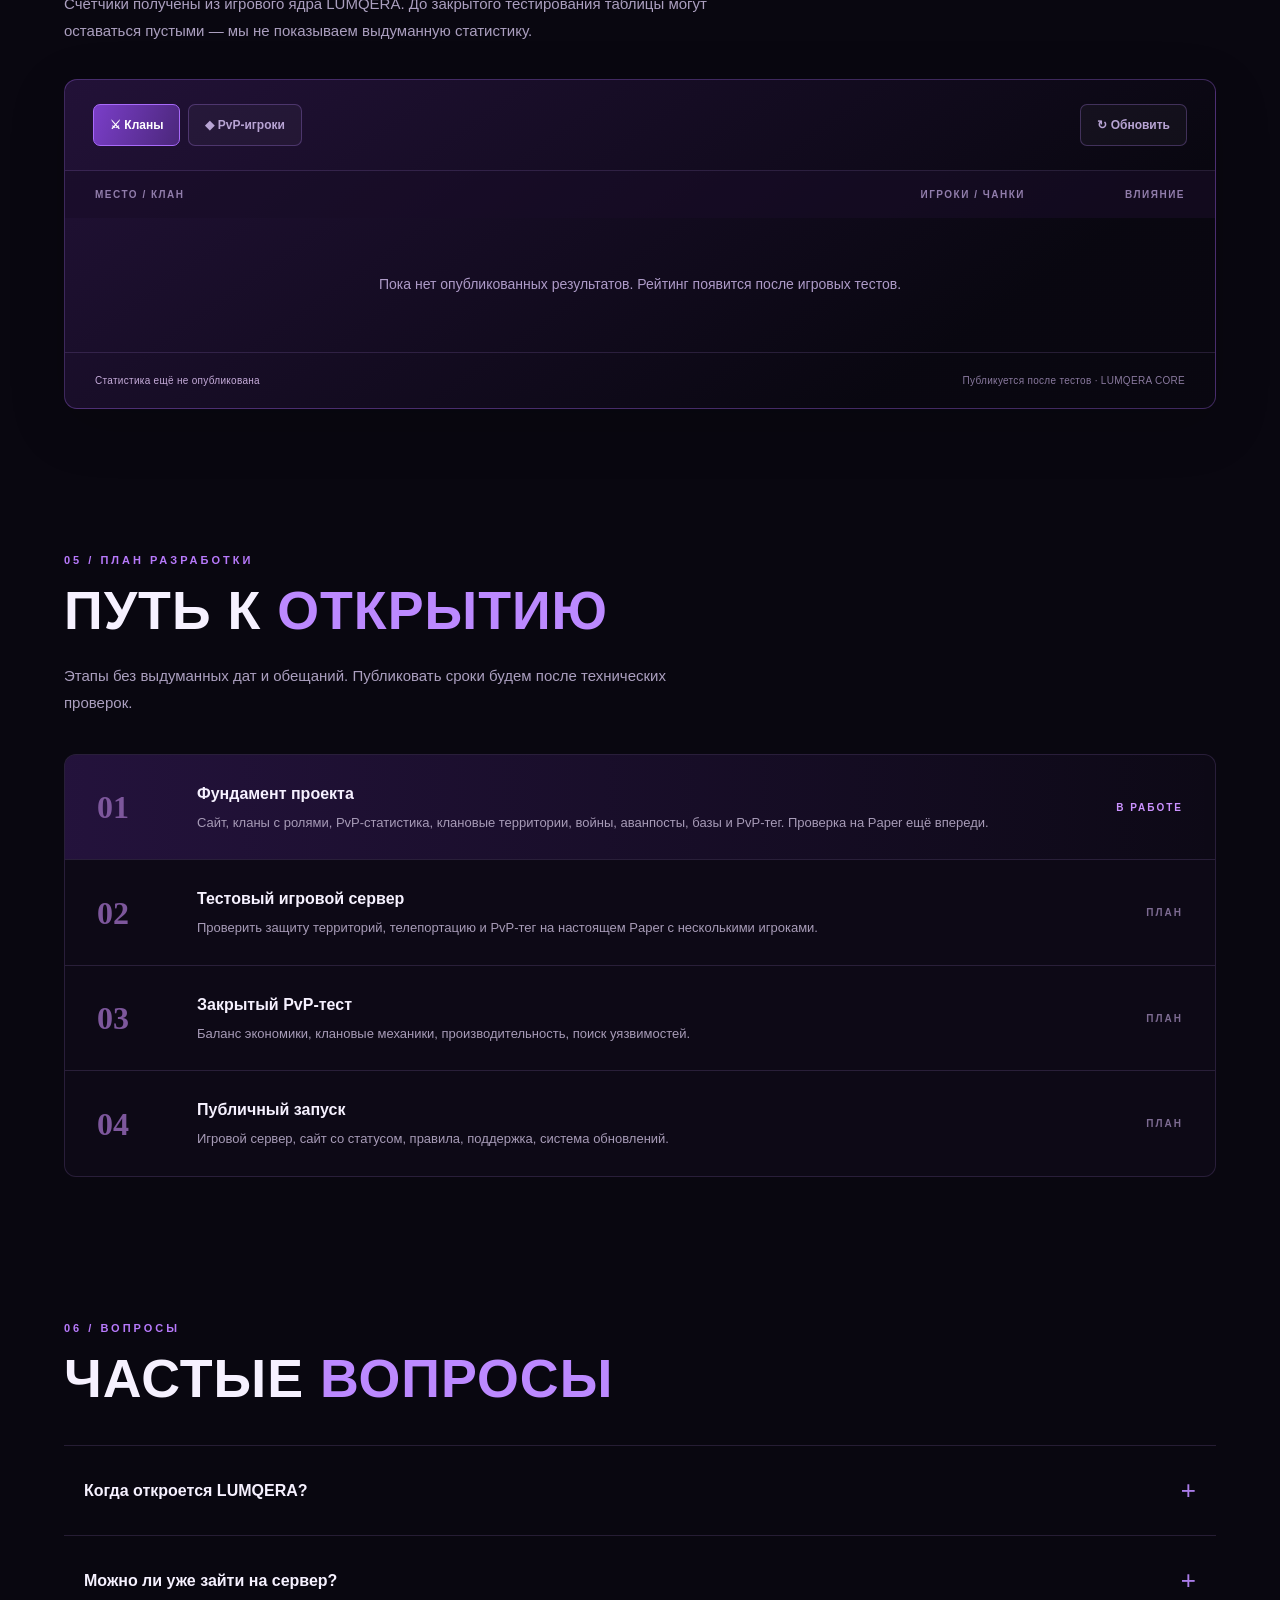
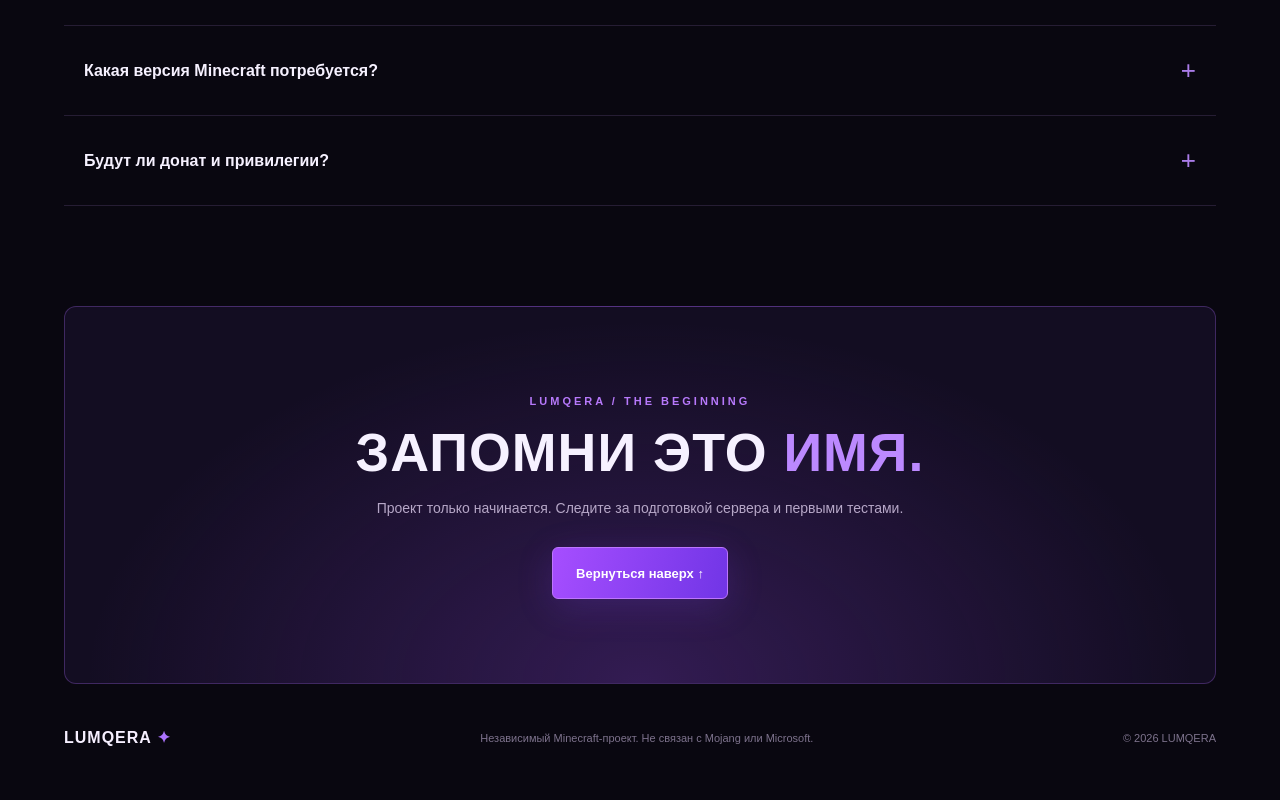
<file: Файлы/website/index.html>
<!doctype html>
<html lang="ru">
<head>
  <meta charset="utf-8">
  <meta name="viewport" content="width=device-width, initial-scale=1">
  <meta name="theme-color" content="#10091e">
  <meta name="description" content="LUMQERA — разрабатываемый Minecraft-проект с кланами, PvP и собственным игровым миром. Следите за разработкой.">
  <title>LUMQERA — Minecraft • Кланы и PvP</title>
  <link rel="icon" type="image/svg+xml" href="assets/favicon.svg">
  <link rel="stylesheet" href="style.css">
  <script defer src="app.js"></script>
</head>
<body>
  <div class="ambient ambient-one" aria-hidden="true"></div>
  <div class="ambient ambient-two" aria-hidden="true"></div>
  <div class="grid-overlay" aria-hidden="true"></div>
  <div class="site-shell">
    <header class="site-header">
      <a class="brand" href="#top" aria-label="LUMQERA — главная">
        <span class="brand-avatar"><img src="assets/community-avatar.png" alt="" width="44" height="44"></span>
        <span class="brand-name">LUM<span>QERA</span><small>MINECRAFT PROJECT</small></span>
      </a>
      <button class="menu-toggle" aria-label="Открыть меню" aria-expanded="false" aria-controls="site-nav"><span></span><span></span><span></span></button>
      <nav class="main-nav" id="site-nav" aria-label="Основная навигация">
        <a href="#about">О проекте</a><a href="#gameplay">Режим</a><a href="#clans">Кланы</a><a href="#outposts">Точки</a><a href="#economy">Экономика</a><a href="#rating">Рейтинг</a><a href="#roadmap">Разработка</a><a href="#faq">FAQ</a>
      </nav>
      <a class="nav-community" href="https://vk.com/" target="_blank" rel="noopener noreferrer" data-vk-placeholder="true">Наше сообщество <span aria-hidden="true">↗</span></a>
    </header>

    <main id="top">
      <section class="hero" aria-labelledby="hero-title">
        <div class="hero-copy">
          <p class="eyebrow"><span class="signal-dot"></span> НОВЫЙ MINECRAFT-ПРОЕКТ · В РАЗРАБОТКЕ</p>
          <h1 id="hero-title">ТВОЯ ИСТОРИЯ.<br><em>ТВОЙ КЛАН.</em><br>ТВОИ ПРАВИЛА.</h1>
          <p class="hero-description">LUMQERA — мир, где каждый союз имеет значение, каждая территория на счету, а победа принадлежит тем, кто умеет сражаться и играть командой.</p>
          <div class="hero-actions"><a class="button button-primary" href="#gameplay">Исследовать проект <span aria-hidden="true">↗</span></a><a class="button button-ghost" href="#roadmap">Этапы запуска <span aria-hidden="true">↓</span></a></div>
          <div class="hero-footnote"><span class="mini-icon">◇</span> Java Edition — основная платформа <span class="separator"></span> Версия и дата старта будут объявлены отдельно</div>
        </div>
        <div class="hero-art" aria-label="Декоративная композиция в стиле LUMQERA">
          <div class="orbit orbit-outer"></div><div class="orbit orbit-middle"></div><div class="orbit orbit-inner"></div>
          <div class="diamond diamond-top"></div><div class="diamond diamond-bottom"></div>
          <div class="sigil"><span>L</span></div><div class="sigil-reflection"></div>
          <div class="art-caption">THE CLAN ERA <b>·</b> 001</div><div class="art-caption-right">LQ<br>26</div>
        </div>
      </section>

      <section class="info-strip" aria-label="Статус проекта">
        <div><span class="strip-icon">✦</span><span><strong>СТАТУС</strong><small>Прототип ядра v1.0.0-RC6</small></span></div>
        <div><span class="strip-icon">⚔</span><span><strong>ОСНОВА</strong><small>PvP / Кланы / Survival</small></span></div>
        <div><span class="strip-icon">◎</span><span><strong>ПОДКЛЮЧЕНИЕ</strong><small>Пока недоступно</small></span></div>
      </section>

      <section class="section introduction" id="about">
        <div class="section-heading"><p class="kicker">01 / КОНЦЕПЦИЯ</p><h2>НЕ ПРОСТО <span>ВЫЖИВАНИЕ</span></h2><p>Мы проектируем сервер вокруг противостояния кланов, осмысленного прогресса и честного PvP.</p></div>
        <div class="about-visual"><span class="about-number">01—04</span><h3>Построй базу.<br>Создай союз.<br>Защити своё.</h3><div class="accent-line"></div></div>
      </section>

      <section class="section" id="gameplay">
        <div class="section-heading"><p class="kicker">02 / ИГРОВОЙ ПРОЦЕСС</p><h2>ЧЕТЫРЕ СТОЛПА <span>LUMQERA</span></h2><p>У каждого действия есть смысл: ресурсы питают экономику, экономика усиливает кланы, а кланы борются за влияние.</p></div>
        <div class="feature-grid">
          <article class="feature-card"><div class="feature-icon">⚔</div><span class="feature-index">01</span><h3>PvP-сражения</h3><p>Бои с PvP-тегом, антифармом, клановыми войнами и захватом PvP-точек. Честная экипировка и события — в планах.</p><span class="feature-label">БОЕВАЯ СИСТЕМА</span></article>
          <article class="feature-card"><div class="feature-icon">♜</div><span class="feature-index">02</span><h3>Клановая система</h3><p>Создавайте команды, защищайте чанки, объявляйте войны другим кланам и побеждайте в рейтинге.</p><span class="feature-label">КОМАНДНАЯ ИГРА</span></article>
          <article class="feature-card"><div class="feature-icon">◆</div><span class="feature-index">03</span><h3>Выживание</h3><p>Исследование мира, добыча ресурсов, строительство и укрепление базы — фундамент вашего развития.</p><span class="feature-label">ОТКРЫТЫЙ МИР</span></article>
          <article class="feature-card"><div class="feature-icon">◈</div><span class="feature-index">04</span><h3>Сезоны и рейтинг</h3><p>Клановые очки, соревнования и сезонные награды. Параметры сезонов определим по итогам тестов.</p><span class="feature-label">ДОЛГОСРОЧНАЯ ЦЕЛЬ</span></article>
        </div>
      </section>

      <section class="section clan-section" id="clans">
        <div class="clan-card">
          <div class="clan-text"><p class="kicker">03 / КЛАНЫ</p><h2>ОДИН ВОИН — СИЛА.<br><span>КЛАН — ЛЕГЕНДА.</span></h2><p>Уже реализованы в исходном коде: создание клана, приглашения, офицеры, смена главы, выход и исключение участников, запрет прямого урона союзникам. В v0.5 появились вызовы на войну, учёт боевых очков и контрольные точки. Разрушительные осады баз пока в планах.</p>
            <div class="command-group"><span>Примеры игровых команд</span><code>/clan create NAME</code><code>/clan invite NICK</code><code>/clan accept</code><code>/top clans</code><code>/claim</code><code>/clan sethome</code><code>/clan home</code><code>/spawn</code><code>/combat</code><code>/war challenge NOVA</code><code>/war info</code><code>/outpost list</code><code>/balance</code><code>/pay NICK 100</code><code>/treasury</code><code>/shop list</code><code>/trade request NICK</code></div>
          </div>
          <div class="clan-crest" aria-hidden="true"><div class="crest-top">LUMQERA</div><div class="crest-center">L</div><div class="crest-bottom">UNITED BY POWER</div></div>
        </div>
      </section>


      <section class="section" id="outposts" aria-labelledby="outposts-heading">
        <div class="section-heading"><p class="kicker">04 / КОНТРОЛЬНЫЕ ТОЧКИ</p><h2 id="outposts-heading">БОРЬБА ЗА <span>ВЛИЯНИЕ</span></h2><p>Захватите нейтральный аванпост двумя участниками клана, удерживайте его без соперников и получайте влияние. Во время спора захват останавливается. Список точек появляется здесь после синхронизации с сервером.</p></div>
        <div class="rating-panel"><div class="ranking-header"><span>КОНТРОЛЬНАЯ ТОЧКА</span><span>ТЕКУЩИЙ ВЛАДЕЛЕЦ</span><span>СТАТУС</span></div>
          <div id="outpost-results" class="rating-results" aria-live="polite"><p class="empty-rating">Пока контрольные точки не опубликованы.</p></div>
        </div>
      </section>

      <section class="section" id="economy" aria-labelledby="economy-heading">
        <div class="section-heading"><p class="kicker">05 / ЭКОНОМИКА</p><h2 id="economy-heading">МОНЕТЫ И <span>ЧЕСТНАЯ ТОРГОВЛЯ</span></h2><p>Собственная экономика включает личный кошелёк, клановую казну, PvP-награды и магазин. В v0.8 добавлены игровые GUI-меню с отдельным подтверждением покупки. В v1.0.0-RC3 улучшен прототип прямого обмена предметами между двумя игроками рядом, с двойным подтверждением. Аукцион пока в разработке.</p></div>
        <div class="feature-grid">
          <article class="feature-card"><div class="feature-icon">◇</div><span class="feature-index">01</span><h3>Личный кошелёк</h3><p>Баланс хранится в отдельном файле и не обнуляется при переподключении.</p><span class="feature-label">/balance</span></article>
          <article class="feature-card"><div class="feature-icon">⇄</div><span class="feature-index">02</span><h3>Переводы</h3><p>Монеты можно отправлять другому игроку онлайн. Действуют лимиты и защита от ошибочных сумм.</p><span class="feature-label">/pay NICK 100</span></article>
          <article class="feature-card"><div class="feature-icon">⚔</div><span class="feature-index">03</span><h3>PvP-награды</h3><p>Награда начисляется только за засчитанные убийства с учётом антифарма.</p><span class="feature-label">+20 МОНЕТ</span></article>
          <article class="feature-card"><div class="feature-icon">♜</div><span class="feature-index">04</span><h3>Клановая казна</h3><p>Участники пополняют общие средства, глава или офицеры могут выводить монеты. Суммы учитываются вместе с личными кошельками.</p><span class="feature-label">/treasury</span></article>
        </div>
        <div class="section-heading" style="margin-top: 32px"><p class="kicker">ИГРОВОЙ МАГАЗИН / DEV PREVIEW</p><h3>ТОВАРЫ ЗА <span>МОНЕТЫ</span></h3><p>Тестовый ассортимент из конфигурации: 16 камня за 20, 16 дубовых брёвен за 50, 8 железных слитков за 80, 16 готовой говядины за 60, 16 стрел за 30 монет. Цены администратор может изменить перед запуском.</p><p><code>/menu</code> · <code>/menu shop</code> · <code>/shop buy stone 2</code> · <code>/treasury deposit 100</code> · <code>/trade request NICK</code> · <code>/trade view</code></p><p><strong>Прямой обмен · v1.0.0-RC3:</strong> игроки поблизости предлагают предмет в основной руке через <code>/trade offer</code>, просматривают оба предложения с <code>/trade status</code> и подтверждают через <code>/trade confirm</code> или в меню <code>/trade view</code>. При ошибке или выходе из игры предложение отменяется без хранения предметов в отдельном хранилище. Механика ещё не прошла тест на Paper.</p></div>
      </section>

      <section class="section ratings-section" id="rating" aria-labelledby="rating-heading">
        <div class="section-heading"><p class="kicker">04 / СТАТИСТИКА</p><h2 id="rating-heading">РЕЙТИНГ <span>ИГРОКОВ И КЛАНОВ</span></h2><p>Счётчики получены из игрового ядра LUMQERA. До закрытого тестирования таблицы могут оставаться пустыми — мы не показываем выдуманную статистику.</p></div>
        <div class="rating-panel">
          <div class="rating-toolbar"><div class="rating-tabs" role="group" aria-label="Тип рейтинга"><button class="rating-tab is-active" type="button" data-rating-tab="clans" aria-pressed="true">⚔ Кланы</button><button class="rating-tab" type="button" data-rating-tab="players" aria-pressed="false">◆ PvP-игроки</button></div><button class="refresh-rating" id="refresh-rating" type="button" title="Обновить рейтинг">↻ Обновить</button></div>
          <div class="ranking-header" id="ranking-header"><span>МЕСТО / НАЗВАНИЕ</span><span>ИГРОКИ / ЧАНКИ</span><span>ВЛИЯНИЕ</span></div>
          <div id="rating-results" class="rating-results" aria-live="polite"><p class="empty-rating">Загружаем рейтинг…</p></div>
          <div class="rating-footer"><span id="rating-updated">Статистика ещё не опубликована</span><span>Публикуется после тестов · LUMQERA CORE</span></div>
        </div>
      </section>

      <section class="section" id="roadmap">
        <div class="section-heading"><p class="kicker">05 / ПЛАН РАЗРАБОТКИ</p><h2>ПУТЬ К <span>ОТКРЫТИЮ</span></h2><p>Этапы без выдуманных дат и обещаний. Публиковать сроки будем после технических проверок.</p></div>
        <div class="roadmap">
          <article class="roadmap-item active"><span class="roadmap-index">01</span><div><strong>Фундамент проекта</strong><p>Сайт, кланы с ролями, PvP-статистика, клановые территории, войны, аванпосты, базы и PvP-тег. Проверка на Paper ещё впереди.</p></div><span class="roadmap-status">В РАБОТЕ</span></article>
          <article class="roadmap-item"><span class="roadmap-index">02</span><div><strong>Тестовый игровой сервер</strong><p>Проверить защиту территорий, телепортацию и PvP-тег на настоящем Paper с несколькими игроками.</p></div><span class="roadmap-status">ПЛАН</span></article>
          <article class="roadmap-item"><span class="roadmap-index">03</span><div><strong>Закрытый PvP-тест</strong><p>Баланс экономики, клановые механики, производительность, поиск уязвимостей.</p></div><span class="roadmap-status">ПЛАН</span></article>
          <article class="roadmap-item"><span class="roadmap-index">04</span><div><strong>Публичный запуск</strong><p>Игровой сервер, сайт со статусом, правила, поддержка, система обновлений.</p></div><span class="roadmap-status">ПЛАН</span></article>
        </div>
      </section>

      <section class="section faq-section" id="faq">
        <div class="section-heading"><p class="kicker">06 / ВОПРОСЫ</p><h2>ЧАСТЫЕ <span>ВОПРОСЫ</span></h2></div>
        <div class="faq-list">
          <details><summary>Когда откроется LUMQERA?<span>+</span></summary><p>Дата открытия ещё не утверждена. Сначала подготовим рабочий сервер, проверим игровые механики и проведём тестирование.</p></details>
          <details><summary>Можно ли уже зайти на сервер?<span>+</span></summary><p>Нет. Адрес игрового сервера и поддерживаемая версия появятся после настройки и тестов.</p></details>
          <details><summary>Какая версия Minecraft потребуется?<span>+</span></summary><p>Мы ориентируемся на современную Minecraft Java Edition. Финальная версия клиента будет подтверждена после проверки совместимости плагинов.</p></details>
          <details><summary>Будут ли донат и привилегии?<span>+</span></summary><p>Монетизация не входит в первый технический этап. Если появится магазин, его правила будут опубликованы отдельно, без продажи прямого преимущества в PvP.</p></details>
        </div>
      </section>
      <section class="end-cta"><p class="kicker">LUMQERA / THE BEGINNING</p><h2>ЗАПОМНИ ЭТО <span>ИМЯ.</span></h2><p>Проект только начинается. Следите за подготовкой сервера и первыми тестами.</p><a class="button button-primary" href="#top">Вернуться наверх ↑</a></section>
    </main>
    <footer><a class="footer-brand" href="#top">LUMQERA <span>✦</span></a><p>Независимый Minecraft-проект. Не связан с Mojang или Microsoft.</p><span>© <span id="year">2026</span> LUMQERA</span></footer>
  </div>
</body>
</html>
</file>
<file: website/style.css>
:root{--bg:#090710;--ink:#f6f1ff;--muted:#a89ebc;--purple:#a662ff;--bright:#d4a4ff;--line:rgba(183,145,240,.16);--card:#130d20;--glass:rgba(21,13,37,.72);font-family:Inter,Arial,Helvetica,sans-serif;color:var(--ink);background:var(--bg);color-scheme:dark}*{box-sizing:border-box}html{scroll-behavior:smooth;scroll-padding-top:96px}body{margin:0;min-width:320px;overflow-x:hidden;background:radial-gradient(ellipse 54vw 39vw at 81% 3%,#291047 0%,transparent 76%),radial-gradient(ellipse 45vw 35vw at 0 30%,#171025 0%,transparent 80%),#090710;line-height:1.5}a{color:inherit;text-decoration:none}button{font:inherit}button,a,summary{ -webkit-tap-highlight-color:transparent }a:focus-visible,button:focus-visible,summary:focus-visible{outline:2px solid #dfbdff;outline-offset:5px}.ambient{position:absolute;pointer-events:none;z-index:0;filter:blur(110px);opacity:.25}.ambient-one{top:240px;right:0;width:450px;height:600px;background:#6820c4}.ambient-two{top:1750px;left:0;width:360px;height:640px;background:#4d1d8c}.grid-overlay{position:absolute;z-index:0;top:0;right:0;left:0;height:850px;opacity:.18;pointer-events:none;background-image:linear-gradient(to right,rgba(194,167,255,.1) 1px,transparent 1px),linear-gradient(to bottom,rgba(194,167,255,.1) 1px,transparent 1px);background-size:76px 76px;mask-image:linear-gradient(#000,transparent 95%)}.site-shell{position:relative;z-index:1;max-width:1440px;margin:auto;padding:0 64px}.site-header{height:104px;display:flex;gap:26px;align-items:center;border-bottom:1px solid rgba(210,168,255,.13);position:relative;z-index:10}.brand{display:flex;align-items:center;gap:12px;flex-shrink:0}.brand-avatar{width:49px;height:49px;border:1px solid rgba(211,154,255,.5);border-radius:14px;overflow:hidden;box-shadow:0 0 20px rgba(161,84,252,.2);background:#1b122a;display:grid;place-items:center}.brand-avatar img{width:100%;height:100%;object-fit:cover}.brand-name{font-weight:900;font-size:24px;letter-spacing:1px;line-height:1.15}.brand-name>span{color:#c49bff}.brand-name small{display:block;font-size:9px;letter-spacing:3.5px;font-weight:700;color:#8a7b9c;margin-top:5px}.main-nav{margin-left:auto;display:flex;align-items:center;gap:27px}.main-nav a{font-size:13px;font-weight:700;color:#b5a9c8;white-space:nowrap;transition:color .2s}.main-nav a:hover{color:#fff}.nav-community{flex-shrink:0;border:1px solid rgba(195,134,255,.45);border-radius:6px;padding:12px 16px;font-weight:800;color:#e7d1ff;font-size:12px;transition:background .2s}.nav-community:hover{background:rgba(152,82,255,.15)}.nav-community span{padding-left:10px}.menu-toggle{display:none}.hero{min-height:690px;display:grid;grid-template-columns:minmax(0,1.2fr) minmax(340px,.8fr);align-items:center;position:relative;overflow:hidden;padding:45px 0 74px}.hero-copy{position:relative;z-index:2}.eyebrow,.kicker{letter-spacing:3px;font-size:11px;font-weight:900;color:#b779fb}.eyebrow{color:#cda6f6;display:flex;align-items:center;gap:10px;margin-bottom:23px}.signal-dot{width:6px;height:6px;border-radius:100%;background:#cb88ff;box-shadow:0 0 0 5px rgba(151,79,240,.1),0 0 13px #b869ff}.hero h1,.section h2,.end-cta h2{font-family:Impact,'Arial Narrow',Arial,sans-serif;font-stretch:condensed;letter-spacing:1px;line-height:1.13;text-transform:uppercase}.hero h1{font-size:clamp(47px,5.4vw,83px);max-width:800px;margin:0;text-shadow:0 3px 30px rgba(0,0,0,.3)}.hero h1 em{font-style:normal;color:var(--bright);text-shadow:0 0 40px rgba(179,89,255,.33)}.hero-description{max-width:545px;font-size:15px;line-height:1.85;color:#c1b4d1;margin:28px 0 34px}.hero-actions{display:flex;flex-wrap:wrap;gap:12px}.button{min-height:52px;display:inline-flex;justify-content:center;align-items:center;padding:14px 23px;gap:28px;border-radius:6px;font-size:13px;font-weight:850;transition:transform .2s,box-shadow .2s,background .2s}.button:hover{transform:translateY(-3px)}.button-primary{background:linear-gradient(105deg,#a64eff,#7135e6);border:1px solid #bd75ff;color:#fff;box-shadow:0 8px 36px rgba(132,66,244,.2)}.button-primary:hover{box-shadow:0 8px 40px rgba(132,66,244,.45)}.button-ghost{border:1px solid #5c4b73;background:rgba(255,255,255,.025);color:#dfd4ed}.button-ghost:hover{background:rgba(135,68,230,.12)}.hero-footnote{color:#857d98;font-size:12px;margin-top:35px;display:flex;align-items:center;flex-wrap:wrap;gap:12px}.mini-icon{color:#b781ff;font-size:22px}.separator{width:5px;height:5px;border-radius:50%;background:#4b3863}.hero-art{width:100%;aspect-ratio:1/1;max-width:560px;justify-self:center;display:flex;align-items:center;justify-content:center;position:relative;isolation:isolate}.hero-art:before{content:"";position:absolute;inset:6%;border-radius:100%;background:radial-gradient(ellipse,rgba(111,37,195,.34),transparent 65%);filter:blur(20px)}.orbit{border:1px solid rgba(195,123,250,.25);position:absolute;border-radius:50%;transform:rotate(-30deg)}.orbit-outer{width:96%;height:91%;border-color:rgba(152,82,224,.16);box-shadow:inset 0 0 40px rgba(128,46,255,.07)}.orbit-middle{width:82%;height:75%;border:1px dashed rgba(201,150,255,.24);transform:rotate(15deg)}.orbit-inner{width:65%;height:61%;border-color:rgba(206,124,255,.35);box-shadow:0 0 80px 4px rgba(166,65,255,.1)}.sigil{position:relative;width:46%;height:59%;z-index:2;display:grid;place-items:center;transform:skew(-7deg);filter:drop-shadow(0 0 42px rgba(184,91,255,.45))}.sigil span{font-family:Georgia,serif;font-size:clamp(180px,19vw,300px);line-height:1;font-weight:900;transform:scaleX(.86);color:transparent;background:linear-gradient(133deg,#ffefff 2%,#d6bcff 22%,#7443b7 45%,#fbf0ff 51%,#2d124d 73%,#b478ff 89%);background-clip:text;-webkit-background-clip:text;text-shadow:10px 17px 0 rgba(52,12,90,.27)}.sigil:after{content:"";position:absolute;inset:10% -30%;z-index:-1;background:radial-gradient(ellipse,rgba(164,53,255,.36),transparent 65%);filter:blur(25px)}.sigil-reflection{width:34%;height:5%;position:absolute;top:77%;border-radius:50%;background:rgba(154,74,255,.4);filter:blur(25px)}.diamond{position:absolute;width:14px;height:14px;transform:rotate(45deg);background:#bc69ff;box-shadow:0 0 32px 6px rgba(182,56,255,.7);z-index:3}.diamond-top{top:14%;right:22%}.diamond-bottom{bottom:18%;left:17%;width:6px;height:6px}.art-caption,.art-caption-right{position:absolute;color:#7f629f;font-size:10px;letter-spacing:3px;font-weight:900}.art-caption{bottom:2%;left:6%}.art-caption b{color:#b66dff}.art-caption-right{right:3%;top:9%;line-height:1.8}.info-strip{display:grid;grid-template-columns:repeat(3,1fr);border:1px solid var(--line);background:linear-gradient(99deg,rgba(35,20,56,.8),rgba(13,10,25,.75));border-radius:12px;box-shadow:0 15px 65px rgba(0,0,0,.13)}.info-strip>div{padding:22px 29px;display:flex;align-items:center;gap:16px}.info-strip>div+div{border-left:1px solid var(--line)}.strip-icon{display:grid;place-items:center;width:46px;height:46px;color:#ca91ff;font-size:25px;background:#301b4a;border-radius:10px;flex-shrink:0}.info-strip strong,.info-strip small{display:block}.info-strip strong{font-size:11px;letter-spacing:1.7px;margin-bottom:5px}.info-strip small{color:#a89abc;font-size:12px}.section{padding-top:132px}.section-heading{max-width:750px}.section h2,.end-cta h2{font-size:clamp(36px,4.2vw,60px);margin:12px 0 21px}.section h2 span,.end-cta h2 span{color:#bc89ff}.section-heading>p:last-child{font-size:15px;max-width:670px;color:#ab9fbf;line-height:1.8}.introduction{display:grid;grid-template-columns:1fr 1fr;gap:80px;align-items:center}.about-visual{min-height:240px;padding:35px 42px;border-left:3px solid #a464ff;position:relative;background:linear-gradient(112deg,rgba(97,44,145,.25),rgba(19,12,34,.05));border-radius:0 14px 14px 0}.about-number{font-size:12px;letter-spacing:3px;color:#9069b4}.about-visual h3{font-size:30px;line-height:1.34;margin:18px 0 0;text-transform:uppercase}.accent-line{height:2px;width:90px;background:#ab74ff;margin-top:20px}.feature-grid{display:grid;grid-template-columns:repeat(4,1fr);gap:16px;margin-top:42px}.feature-card{position:relative;min-height:317px;border-radius:11px;border:1px solid var(--line);background:linear-gradient(155deg,rgba(46,26,72,.65),rgba(12,9,22,.8) 75%);padding:29px 24px;overflow:hidden;transition:transform .2s,border-color .2s}.feature-card:hover{transform:translateY(-6px);border-color:rgba(191,126,255,.44)}.feature-icon{width:59px;height:59px;border-radius:11px;background:#392150;color:#e1b6ff;display:grid;place-items:center;font-size:29px;border:1px solid rgba(202,160,255,.2);margin-bottom:29px}.feature-index{position:absolute;right:24px;top:27px;font-family:Georgia,serif;font-size:19px;color:#755696}.feature-card h3{font-size:18px;margin:0 0 13px}.feature-card p{color:#a99cbc;font-size:12px;line-height:1.75;margin:0 0 24px}.feature-label{font-size:9px;letter-spacing:1.8px;color:#a97ddb;font-weight:900;position:absolute;bottom:25px}.clan-card{border:1px solid rgba(167,94,245,.32);border-radius:15px;background:radial-gradient(ellipse at 80% 70%,rgba(114,51,176,.34),transparent 52%),linear-gradient(105deg,#1b102f,#120a21);display:grid;grid-template-columns:1.25fr .75fr;min-height:440px;overflow:hidden}.clan-text{padding:52px 55px}.clan-text h2{font-size:clamp(33px,3.5vw,51px);line-height:1.21}.clan-text>p:not(.kicker){max-width:620px;color:#bbadd0;line-height:1.85;font-size:14px}.command-group{display:flex;flex-wrap:wrap;gap:9px;margin-top:28px;align-items:center}.command-group>span{color:#8f80a3;font-size:12px;width:100%;margin-bottom:4px}.command-group code{padding:9px 11px;background:#2d1a43;border:1px solid rgba(192,125,255,.24);border-radius:5px;color:#dfb8ff;font-size:12px}.clan-crest{width:250px;height:300px;align-self:center;justify-self:center;background:linear-gradient(160deg,#3c1e5c,#150d26);border:2px solid #ae77ed;clip-path:polygon(50% 0,95% 18%,91% 76%,50% 100%,9% 76%,5% 18%);display:flex;flex-direction:column;align-items:center;justify-content:center;position:relative;box-shadow:0 0 90px #7c36c2}.clan-crest:before{content:"";position:absolute;inset:9px;clip-path:polygon(50% 0,95% 18%,91% 76%,50% 100%,9% 76%,5% 18%);border:2px solid #9461cc;opacity:.65}.crest-top,.crest-bottom{font-size:9px;letter-spacing:3px;color:#c79def;z-index:1}.crest-center{font-family:Georgia,serif;font-size:144px;line-height:1.2;font-weight:900;color:#dcc2ff;text-shadow:0 0 32px #a64cff}.crest-bottom{font-size:7px}.roadmap{margin-top:38px;border:1px solid var(--line);border-radius:12px;overflow:hidden;background:rgba(16,11,27,.7)}.roadmap-item{display:grid;grid-template-columns:80px 1fr 150px;align-items:center;gap:20px;padding:27px 32px;border-top:1px solid var(--line)}.roadmap-item:first-child{border-top:0}.roadmap-item.active{background:linear-gradient(90deg,rgba(110,49,185,.23),transparent)}.roadmap-index{font-family:Georgia,serif;color:#7d579c;font-size:32px;font-weight:bold}.roadmap-item strong{font-size:16px}.roadmap-item p{margin:7px 0 0;color:#a79bb7;font-size:13px;line-height:1.5}.roadmap-status{text-align:right;font-size:10px;letter-spacing:2px;font-weight:900;color:#7d6b92}.roadmap-item.active .roadmap-status{color:#cb92ff}.faq-section{padding-bottom:100px}.faq-list{margin-top:36px;border-top:1px solid var(--line)}.faq-list details{border-bottom:1px solid var(--line);padding:0 20px}.faq-list summary{cursor:pointer;list-style:none;display:flex;align-items:center;justify-content:space-between;gap:15px;padding:25px 0;font-size:16px;font-weight:750}.faq-list summary::-webkit-details-marker{display:none}.faq-list summary span{font-size:26px;font-weight:400;color:#ab7cea;transition:transform .2s}.faq-list details[open] summary span{transform:rotate(45deg)}.faq-list details p{margin:0 0 23px;max-width:780px;line-height:1.75;color:#a99cba;font-size:14px}.end-cta{text-align:center;border:1px solid rgba(167,102,240,.3);background:radial-gradient(ellipse at 50% 100%,rgba(112,55,176,.34),transparent 68%),#130d22;border-radius:12px;padding:75px 20px 84px}.end-cta p:not(.kicker){color:#b6a7c7;margin:-5px auto 28px;max-width:530px;font-size:14px}.end-cta .button{margin:auto}footer{display:flex;gap:25px;align-items:center;justify-content:space-between;padding:42px 0 52px;color:#7d728c;font-size:11px}footer .footer-brand{font-size:16px;font-weight:900;letter-spacing:1px;color:#f6efff}footer .footer-brand span{color:#ac73ff}footer p{margin:0}footer>span{white-space:nowrap}@media(max-width:1100px){.site-shell{padding:0 36px}.site-header{gap:14px}.main-nav{gap:15px}.main-nav a{font-size:12px}.nav-community{display:none}.hero{grid-template-columns:1fr 0.72fr}.hero h1{font-size:clamp(48px,5vw,70px)}.feature-grid{grid-template-columns:repeat(2,1fr)}.feature-card{min-height:270px}.introduction{gap:35px}.clan-text{padding:45px 35px}}@media(max-width:760px){.site-shell{padding:0 21px}.site-header{height:78px}.brand-name{font-size:20px}.brand-name small{font-size:8px}.brand-avatar{width:42px;height:42px}.menu-toggle{width:42px;height:42px;border:1px solid var(--line);border-radius:7px;display:flex;flex-direction:column;justify-content:center;align-items:center;gap:5px;background:#1c112b;margin-left:auto}.menu-toggle span{width:18px;height:2px;background:#e7d8fc}.main-nav{display:none;position:absolute;top:72px;left:0;right:0;margin:0;padding:15px 20px;background:#181027;border:1px solid var(--line);border-radius:8px;flex-direction:column;gap:0;align-items:stretch;box-shadow:0 25px 45px #0008}.main-nav.is-open{display:flex}.main-nav a{font-size:14px;padding:12px}.hero{padding:55px 0 30px;min-height:auto;display:flex;flex-direction:column;align-items:stretch}.hero h1{font-size:clamp(43px,10.2vw,74px)}.hero-description{font-size:14px}.hero-art{margin-top:16px;width:100%;height:310px;max-width:380px;align-self:center}.sigil span{font-size:205px}.art-caption{bottom:-3%}.hero-footnote{font-size:11px;margin-top:23px}.eyebrow{font-size:9px;letter-spacing:2px}.info-strip{grid-template-columns:1fr}.info-strip>div{padding:15px 18px}.info-strip>div+div{border-left:0;border-top:1px solid var(--line)}.strip-icon{width:39px;height:39px}.section{padding-top:76px}.section h2,.end-cta h2{font-size:clamp(35px,8vw,50px)}.section-heading>p:last-child{font-size:13px}.introduction{display:flex;align-items:stretch;flex-direction:column;gap:22px}.about-visual{min-height:auto;padding:26px 24px}.about-visual h3{font-size:25px}.feature-grid{gap:12px;margin-top:28px}.feature-card{padding:21px 17px;min-height:285px}.feature-card h3{font-size:16px}.feature-card p{font-size:12px}.feature-label{left:17px;bottom:18px;font-size:8px}.feature-icon{margin-bottom:24px}.feature-index{top:22px;right:17px}.clan-card{display:block}.clan-text{padding:33px 25px}.clan-text h2{font-size:35px}.clan-crest{margin:0 auto 42px;width:180px;height:218px}.crest-center{font-size:98px}.roadmap-item{grid-template-columns:42px 1fr;gap:12px;padding:22px 16px}.roadmap-index{font-size:23px}.roadmap-item strong{font-size:13px}.roadmap-item p{font-size:12px}.roadmap-status{grid-column:2;text-align:left;font-size:9px}.faq-list details{padding:0 5px}.faq-list summary{font-size:14px;padding:21px 0}.faq-section{padding-bottom:70px}.end-cta{padding:55px 18px}.end-cta h2{font-size:36px}footer{flex-direction:column;gap:12px;align-items:flex-start;padding:31px 0}}@media(max-width:420px){.hero-actions{flex-direction:column}.hero-actions .button{width:100%}.feature-grid{grid-template-columns:1fr}.feature-card{min-height:235px}.feature-card p{max-width:300px}.hero-art{height:260px}.sigil span{font-size:175px}.clan-text h2{font-size:30px}}
@media(prefers-reduced-motion:reduce){*,*:before,*:after{scroll-behavior:auto!important;transition:none!important}}
/* v0.2 — рейтинг основан только на опубликованных данных собственного ядра. */
.ratings-section{scroll-margin-top:25px}.rating-panel{border:1px solid rgba(171,111,248,.32);border-radius:13px;overflow:hidden;margin-top:35px;background:linear-gradient(145deg,rgba(37,19,59,.92),rgba(10,8,17,.9) 78%);box-shadow:0 16px 55px rgba(0,0,0,.17)}.rating-toolbar{display:flex;gap:16px;align-items:center;justify-content:space-between;border-bottom:1px solid var(--line);padding:24px 28px}.rating-tabs{display:flex;gap:8px;flex-wrap:wrap}.rating-tab,.refresh-rating{border:1px solid rgba(172,125,235,.3);border-radius:7px;background:rgba(255,255,255,.035);color:#b8a4d4;padding:11px 16px;font-size:12px;font-weight:850;cursor:pointer;transition:background .2s,border-color .2s,color .2s}.rating-tab:hover,.refresh-rating:hover{color:#fff;border-color:#ab74ed}.rating-tab.is-active{background:linear-gradient(110deg,#7a3ec8,#4b277b);border-color:#a86afa;color:#fff}.ranking-header,.rating-row{display:grid;grid-template-columns:1fr 160px 145px;align-items:center;gap:15px;padding:16px 30px}.ranking-header{color:#917dab;font-size:10px;letter-spacing:1.5px;font-weight:900;background:rgba(24,13,39,.6)}.ranking-header span:not(:first-child),.rating-row span:not(:first-child){text-align:right}.rating-row{font-size:14px;border-top:1px solid rgba(179,128,238,.09)}.rating-row:hover{background:rgba(150,85,242,.08)}.rating-primary{font-weight:850}.rating-rank{display:inline-flex;align-items:center;justify-content:center;border-radius:7px;width:32px;height:32px;margin-right:14px;background:#2f1b48;border:1px solid #51306d;color:#d1a2ff;font-size:12px}.rating-sub{font-size:12px;color:#998cad;font-weight:500}.rating-score{color:#e1b9ff;font-weight:900}.empty-rating{text-align:center;margin:0;color:#ae9bc8;padding:54px 24px;font-size:14px;line-height:1.8}.rating-footer{display:flex;gap:10px;justify-content:space-between;flex-wrap:wrap;padding:20px 30px;border-top:1px solid var(--line);color:#89799e;font-size:10px;letter-spacing:.3px}.rating-footer span:first-child{color:#c5abd9}.refresh-rating:disabled{opacity:.5;cursor:wait}
@media(max-width:760px){.rating-toolbar{padding:18px;align-items:stretch;flex-wrap:wrap}.rating-tab,.refresh-rating{padding:10px 12px}.ranking-header,.rating-row{grid-template-columns:1fr 72px 66px;gap:6px;padding:14px}.ranking-header{font-size:8px;letter-spacing:.2px}.rating-row{font-size:12px}.rating-rank{width:26px;height:26px;margin-right:7px}.rating-sub{font-size:10px}.rating-footer{padding:16px;line-height:1.6}}
</file>
<file: Файлы/website/style.css>
:root{--bg:#090710;--ink:#f6f1ff;--muted:#a89ebc;--purple:#a662ff;--bright:#d4a4ff;--line:rgba(183,145,240,.16);--card:#130d20;--glass:rgba(21,13,37,.72);font-family:Inter,Arial,Helvetica,sans-serif;color:var(--ink);background:var(--bg);color-scheme:dark}*{box-sizing:border-box}html{scroll-behavior:smooth;scroll-padding-top:96px}body{margin:0;min-width:320px;overflow-x:hidden;background:radial-gradient(ellipse 54vw 39vw at 81% 3%,#291047 0%,transparent 76%),radial-gradient(ellipse 45vw 35vw at 0 30%,#171025 0%,transparent 80%),#090710;line-height:1.5}a{color:inherit;text-decoration:none}button{font:inherit}button,a,summary{ -webkit-tap-highlight-color:transparent }a:focus-visible,button:focus-visible,summary:focus-visible{outline:2px solid #dfbdff;outline-offset:5px}.ambient{position:absolute;pointer-events:none;z-index:0;filter:blur(110px);opacity:.25}.ambient-one{top:240px;right:0;width:450px;height:600px;background:#6820c4}.ambient-two{top:1750px;left:0;width:360px;height:640px;background:#4d1d8c}.grid-overlay{position:absolute;z-index:0;top:0;right:0;left:0;height:850px;opacity:.18;pointer-events:none;background-image:linear-gradient(to right,rgba(194,167,255,.1) 1px,transparent 1px),linear-gradient(to bottom,rgba(194,167,255,.1) 1px,transparent 1px);background-size:76px 76px;mask-image:linear-gradient(#000,transparent 95%)}.site-shell{position:relative;z-index:1;max-width:1440px;margin:auto;padding:0 64px}.site-header{height:104px;display:flex;gap:26px;align-items:center;border-bottom:1px solid rgba(210,168,255,.13);position:relative;z-index:10}.brand{display:flex;align-items:center;gap:12px;flex-shrink:0}.brand-avatar{width:49px;height:49px;border:1px solid rgba(211,154,255,.5);border-radius:14px;overflow:hidden;box-shadow:0 0 20px rgba(161,84,252,.2);background:#1b122a;display:grid;place-items:center}.brand-avatar img{width:100%;height:100%;object-fit:cover}.brand-name{font-weight:900;font-size:24px;letter-spacing:1px;line-height:1.15}.brand-name>span{color:#c49bff}.brand-name small{display:block;font-size:9px;letter-spacing:3.5px;font-weight:700;color:#8a7b9c;margin-top:5px}.main-nav{margin-left:auto;display:flex;align-items:center;gap:27px}.main-nav a{font-size:13px;font-weight:700;color:#b5a9c8;white-space:nowrap;transition:color .2s}.main-nav a:hover{color:#fff}.nav-community{flex-shrink:0;border:1px solid rgba(195,134,255,.45);border-radius:6px;padding:12px 16px;font-weight:800;color:#e7d1ff;font-size:12px;transition:background .2s}.nav-community:hover{background:rgba(152,82,255,.15)}.nav-community span{padding-left:10px}.menu-toggle{display:none}.hero{min-height:690px;display:grid;grid-template-columns:minmax(0,1.2fr) minmax(340px,.8fr);align-items:center;position:relative;overflow:hidden;padding:45px 0 74px}.hero-copy{position:relative;z-index:2}.eyebrow,.kicker{letter-spacing:3px;font-size:11px;font-weight:900;color:#b779fb}.eyebrow{color:#cda6f6;display:flex;align-items:center;gap:10px;margin-bottom:23px}.signal-dot{width:6px;height:6px;border-radius:100%;background:#cb88ff;box-shadow:0 0 0 5px rgba(151,79,240,.1),0 0 13px #b869ff}.hero h1,.section h2,.end-cta h2{font-family:Impact,'Arial Narrow',Arial,sans-serif;font-stretch:condensed;letter-spacing:1px;line-height:1.13;text-transform:uppercase}.hero h1{font-size:clamp(47px,5.4vw,83px);max-width:800px;margin:0;text-shadow:0 3px 30px rgba(0,0,0,.3)}.hero h1 em{font-style:normal;color:var(--bright);text-shadow:0 0 40px rgba(179,89,255,.33)}.hero-description{max-width:545px;font-size:15px;line-height:1.85;color:#c1b4d1;margin:28px 0 34px}.hero-actions{display:flex;flex-wrap:wrap;gap:12px}.button{min-height:52px;display:inline-flex;justify-content:center;align-items:center;padding:14px 23px;gap:28px;border-radius:6px;font-size:13px;font-weight:850;transition:transform .2s,box-shadow .2s,background .2s}.button:hover{transform:translateY(-3px)}.button-primary{background:linear-gradient(105deg,#a64eff,#7135e6);border:1px solid #bd75ff;color:#fff;box-shadow:0 8px 36px rgba(132,66,244,.2)}.button-primary:hover{box-shadow:0 8px 40px rgba(132,66,244,.45)}.button-ghost{border:1px solid #5c4b73;background:rgba(255,255,255,.025);color:#dfd4ed}.button-ghost:hover{background:rgba(135,68,230,.12)}.hero-footnote{color:#857d98;font-size:12px;margin-top:35px;display:flex;align-items:center;flex-wrap:wrap;gap:12px}.mini-icon{color:#b781ff;font-size:22px}.separator{width:5px;height:5px;border-radius:50%;background:#4b3863}.hero-art{width:100%;aspect-ratio:1/1;max-width:560px;justify-self:center;display:flex;align-items:center;justify-content:center;position:relative;isolation:isolate}.hero-art:before{content:"";position:absolute;inset:6%;border-radius:100%;background:radial-gradient(ellipse,rgba(111,37,195,.34),transparent 65%);filter:blur(20px)}.orbit{border:1px solid rgba(195,123,250,.25);position:absolute;border-radius:50%;transform:rotate(-30deg)}.orbit-outer{width:96%;height:91%;border-color:rgba(152,82,224,.16);box-shadow:inset 0 0 40px rgba(128,46,255,.07)}.orbit-middle{width:82%;height:75%;border:1px dashed rgba(201,150,255,.24);transform:rotate(15deg)}.orbit-inner{width:65%;height:61%;border-color:rgba(206,124,255,.35);box-shadow:0 0 80px 4px rgba(166,65,255,.1)}.sigil{position:relative;width:46%;height:59%;z-index:2;display:grid;place-items:center;transform:skew(-7deg);filter:drop-shadow(0 0 42px rgba(184,91,255,.45))}.sigil span{font-family:Georgia,serif;font-size:clamp(180px,19vw,300px);line-height:1;font-weight:900;transform:scaleX(.86);color:transparent;background:linear-gradient(133deg,#ffefff 2%,#d6bcff 22%,#7443b7 45%,#fbf0ff 51%,#2d124d 73%,#b478ff 89%);background-clip:text;-webkit-background-clip:text;text-shadow:10px 17px 0 rgba(52,12,90,.27)}.sigil:after{content:"";position:absolute;inset:10% -30%;z-index:-1;background:radial-gradient(ellipse,rgba(164,53,255,.36),transparent 65%);filter:blur(25px)}.sigil-reflection{width:34%;height:5%;position:absolute;top:77%;border-radius:50%;background:rgba(154,74,255,.4);filter:blur(25px)}.diamond{position:absolute;width:14px;height:14px;transform:rotate(45deg);background:#bc69ff;box-shadow:0 0 32px 6px rgba(182,56,255,.7);z-index:3}.diamond-top{top:14%;right:22%}.diamond-bottom{bottom:18%;left:17%;width:6px;height:6px}.art-caption,.art-caption-right{position:absolute;color:#7f629f;font-size:10px;letter-spacing:3px;font-weight:900}.art-caption{bottom:2%;left:6%}.art-caption b{color:#b66dff}.art-caption-right{right:3%;top:9%;line-height:1.8}.info-strip{display:grid;grid-template-columns:repeat(3,1fr);border:1px solid var(--line);background:linear-gradient(99deg,rgba(35,20,56,.8),rgba(13,10,25,.75));border-radius:12px;box-shadow:0 15px 65px rgba(0,0,0,.13)}.info-strip>div{padding:22px 29px;display:flex;align-items:center;gap:16px}.info-strip>div+div{border-left:1px solid var(--line)}.strip-icon{display:grid;place-items:center;width:46px;height:46px;color:#ca91ff;font-size:25px;background:#301b4a;border-radius:10px;flex-shrink:0}.info-strip strong,.info-strip small{display:block}.info-strip strong{font-size:11px;letter-spacing:1.7px;margin-bottom:5px}.info-strip small{color:#a89abc;font-size:12px}.section{padding-top:132px}.section-heading{max-width:750px}.section h2,.end-cta h2{font-size:clamp(36px,4.2vw,60px);margin:12px 0 21px}.section h2 span,.end-cta h2 span{color:#bc89ff}.section-heading>p:last-child{font-size:15px;max-width:670px;color:#ab9fbf;line-height:1.8}.introduction{display:grid;grid-template-columns:1fr 1fr;gap:80px;align-items:center}.about-visual{min-height:240px;padding:35px 42px;border-left:3px solid #a464ff;position:relative;background:linear-gradient(112deg,rgba(97,44,145,.25),rgba(19,12,34,.05));border-radius:0 14px 14px 0}.about-number{font-size:12px;letter-spacing:3px;color:#9069b4}.about-visual h3{font-size:30px;line-height:1.34;margin:18px 0 0;text-transform:uppercase}.accent-line{height:2px;width:90px;background:#ab74ff;margin-top:20px}.feature-grid{display:grid;grid-template-columns:repeat(4,1fr);gap:16px;margin-top:42px}.feature-card{position:relative;min-height:317px;border-radius:11px;border:1px solid var(--line);background:linear-gradient(155deg,rgba(46,26,72,.65),rgba(12,9,22,.8) 75%);padding:29px 24px;overflow:hidden;transition:transform .2s,border-color .2s}.feature-card:hover{transform:translateY(-6px);border-color:rgba(191,126,255,.44)}.feature-icon{width:59px;height:59px;border-radius:11px;background:#392150;color:#e1b6ff;display:grid;place-items:center;font-size:29px;border:1px solid rgba(202,160,255,.2);margin-bottom:29px}.feature-index{position:absolute;right:24px;top:27px;font-family:Georgia,serif;font-size:19px;color:#755696}.feature-card h3{font-size:18px;margin:0 0 13px}.feature-card p{color:#a99cbc;font-size:12px;line-height:1.75;margin:0 0 24px}.feature-label{font-size:9px;letter-spacing:1.8px;color:#a97ddb;font-weight:900;position:absolute;bottom:25px}.clan-card{border:1px solid rgba(167,94,245,.32);border-radius:15px;background:radial-gradient(ellipse at 80% 70%,rgba(114,51,176,.34),transparent 52%),linear-gradient(105deg,#1b102f,#120a21);display:grid;grid-template-columns:1.25fr .75fr;min-height:440px;overflow:hidden}.clan-text{padding:52px 55px}.clan-text h2{font-size:clamp(33px,3.5vw,51px);line-height:1.21}.clan-text>p:not(.kicker){max-width:620px;color:#bbadd0;line-height:1.85;font-size:14px}.command-group{display:flex;flex-wrap:wrap;gap:9px;margin-top:28px;align-items:center}.command-group>span{color:#8f80a3;font-size:12px;width:100%;margin-bottom:4px}.command-group code{padding:9px 11px;background:#2d1a43;border:1px solid rgba(192,125,255,.24);border-radius:5px;color:#dfb8ff;font-size:12px}.clan-crest{width:250px;height:300px;align-self:center;justify-self:center;background:linear-gradient(160deg,#3c1e5c,#150d26);border:2px solid #ae77ed;clip-path:polygon(50% 0,95% 18%,91% 76%,50% 100%,9% 76%,5% 18%);display:flex;flex-direction:column;align-items:center;justify-content:center;position:relative;box-shadow:0 0 90px #7c36c2}.clan-crest:before{content:"";position:absolute;inset:9px;clip-path:polygon(50% 0,95% 18%,91% 76%,50% 100%,9% 76%,5% 18%);border:2px solid #9461cc;opacity:.65}.crest-top,.crest-bottom{font-size:9px;letter-spacing:3px;color:#c79def;z-index:1}.crest-center{font-family:Georgia,serif;font-size:144px;line-height:1.2;font-weight:900;color:#dcc2ff;text-shadow:0 0 32px #a64cff}.crest-bottom{font-size:7px}.roadmap{margin-top:38px;border:1px solid var(--line);border-radius:12px;overflow:hidden;background:rgba(16,11,27,.7)}.roadmap-item{display:grid;grid-template-columns:80px 1fr 150px;align-items:center;gap:20px;padding:27px 32px;border-top:1px solid var(--line)}.roadmap-item:first-child{border-top:0}.roadmap-item.active{background:linear-gradient(90deg,rgba(110,49,185,.23),transparent)}.roadmap-index{font-family:Georgia,serif;color:#7d579c;font-size:32px;font-weight:bold}.roadmap-item strong{font-size:16px}.roadmap-item p{margin:7px 0 0;color:#a79bb7;font-size:13px;line-height:1.5}.roadmap-status{text-align:right;font-size:10px;letter-spacing:2px;font-weight:900;color:#7d6b92}.roadmap-item.active .roadmap-status{color:#cb92ff}.faq-section{padding-bottom:100px}.faq-list{margin-top:36px;border-top:1px solid var(--line)}.faq-list details{border-bottom:1px solid var(--line);padding:0 20px}.faq-list summary{cursor:pointer;list-style:none;display:flex;align-items:center;justify-content:space-between;gap:15px;padding:25px 0;font-size:16px;font-weight:750}.faq-list summary::-webkit-details-marker{display:none}.faq-list summary span{font-size:26px;font-weight:400;color:#ab7cea;transition:transform .2s}.faq-list details[open] summary span{transform:rotate(45deg)}.faq-list details p{margin:0 0 23px;max-width:780px;line-height:1.75;color:#a99cba;font-size:14px}.end-cta{text-align:center;border:1px solid rgba(167,102,240,.3);background:radial-gradient(ellipse at 50% 100%,rgba(112,55,176,.34),transparent 68%),#130d22;border-radius:12px;padding:75px 20px 84px}.end-cta p:not(.kicker){color:#b6a7c7;margin:-5px auto 28px;max-width:530px;font-size:14px}.end-cta .button{margin:auto}footer{display:flex;gap:25px;align-items:center;justify-content:space-between;padding:42px 0 52px;color:#7d728c;font-size:11px}footer .footer-brand{font-size:16px;font-weight:900;letter-spacing:1px;color:#f6efff}footer .footer-brand span{color:#ac73ff}footer p{margin:0}footer>span{white-space:nowrap}@media(max-width:1100px){.site-shell{padding:0 36px}.site-header{gap:14px}.main-nav{gap:15px}.main-nav a{font-size:12px}.nav-community{display:none}.hero{grid-template-columns:1fr 0.72fr}.hero h1{font-size:clamp(48px,5vw,70px)}.feature-grid{grid-template-columns:repeat(2,1fr)}.feature-card{min-height:270px}.introduction{gap:35px}.clan-text{padding:45px 35px}}@media(max-width:760px){.site-shell{padding:0 21px}.site-header{height:78px}.brand-name{font-size:20px}.brand-name small{font-size:8px}.brand-avatar{width:42px;height:42px}.menu-toggle{width:42px;height:42px;border:1px solid var(--line);border-radius:7px;display:flex;flex-direction:column;justify-content:center;align-items:center;gap:5px;background:#1c112b;margin-left:auto}.menu-toggle span{width:18px;height:2px;background:#e7d8fc}.main-nav{display:none;position:absolute;top:72px;left:0;right:0;margin:0;padding:15px 20px;background:#181027;border:1px solid var(--line);border-radius:8px;flex-direction:column;gap:0;align-items:stretch;box-shadow:0 25px 45px #0008}.main-nav.is-open{display:flex}.main-nav a{font-size:14px;padding:12px}.hero{padding:55px 0 30px;min-height:auto;display:flex;flex-direction:column;align-items:stretch}.hero h1{font-size:clamp(43px,10.2vw,74px)}.hero-description{font-size:14px}.hero-art{margin-top:16px;width:100%;height:310px;max-width:380px;align-self:center}.sigil span{font-size:205px}.art-caption{bottom:-3%}.hero-footnote{font-size:11px;margin-top:23px}.eyebrow{font-size:9px;letter-spacing:2px}.info-strip{grid-template-columns:1fr}.info-strip>div{padding:15px 18px}.info-strip>div+div{border-left:0;border-top:1px solid var(--line)}.strip-icon{width:39px;height:39px}.section{padding-top:76px}.section h2,.end-cta h2{font-size:clamp(35px,8vw,50px)}.section-heading>p:last-child{font-size:13px}.introduction{display:flex;align-items:stretch;flex-direction:column;gap:22px}.about-visual{min-height:auto;padding:26px 24px}.about-visual h3{font-size:25px}.feature-grid{gap:12px;margin-top:28px}.feature-card{padding:21px 17px;min-height:285px}.feature-card h3{font-size:16px}.feature-card p{font-size:12px}.feature-label{left:17px;bottom:18px;font-size:8px}.feature-icon{margin-bottom:24px}.feature-index{top:22px;right:17px}.clan-card{display:block}.clan-text{padding:33px 25px}.clan-text h2{font-size:35px}.clan-crest{margin:0 auto 42px;width:180px;height:218px}.crest-center{font-size:98px}.roadmap-item{grid-template-columns:42px 1fr;gap:12px;padding:22px 16px}.roadmap-index{font-size:23px}.roadmap-item strong{font-size:13px}.roadmap-item p{font-size:12px}.roadmap-status{grid-column:2;text-align:left;font-size:9px}.faq-list details{padding:0 5px}.faq-list summary{font-size:14px;padding:21px 0}.faq-section{padding-bottom:70px}.end-cta{padding:55px 18px}.end-cta h2{font-size:36px}footer{flex-direction:column;gap:12px;align-items:flex-start;padding:31px 0}}@media(max-width:420px){.hero-actions{flex-direction:column}.hero-actions .button{width:100%}.feature-grid{grid-template-columns:1fr}.feature-card{min-height:235px}.feature-card p{max-width:300px}.hero-art{height:260px}.sigil span{font-size:175px}.clan-text h2{font-size:30px}}
@media(prefers-reduced-motion:reduce){*,*:before,*:after{scroll-behavior:auto!important;transition:none!important}}
/* v0.2 — рейтинг основан только на опубликованных данных собственного ядра. */
.ratings-section{scroll-margin-top:25px}.rating-panel{border:1px solid rgba(171,111,248,.32);border-radius:13px;overflow:hidden;margin-top:35px;background:linear-gradient(145deg,rgba(37,19,59,.92),rgba(10,8,17,.9) 78%);box-shadow:0 16px 55px rgba(0,0,0,.17)}.rating-toolbar{display:flex;gap:16px;align-items:center;justify-content:space-between;border-bottom:1px solid var(--line);padding:24px 28px}.rating-tabs{display:flex;gap:8px;flex-wrap:wrap}.rating-tab,.refresh-rating{border:1px solid rgba(172,125,235,.3);border-radius:7px;background:rgba(255,255,255,.035);color:#b8a4d4;padding:11px 16px;font-size:12px;font-weight:850;cursor:pointer;transition:background .2s,border-color .2s,color .2s}.rating-tab:hover,.refresh-rating:hover{color:#fff;border-color:#ab74ed}.rating-tab.is-active{background:linear-gradient(110deg,#7a3ec8,#4b277b);border-color:#a86afa;color:#fff}.ranking-header,.rating-row{display:grid;grid-template-columns:1fr 160px 145px;align-items:center;gap:15px;padding:16px 30px}.ranking-header{color:#917dab;font-size:10px;letter-spacing:1.5px;font-weight:900;background:rgba(24,13,39,.6)}.ranking-header span:not(:first-child),.rating-row span:not(:first-child){text-align:right}.rating-row{font-size:14px;border-top:1px solid rgba(179,128,238,.09)}.rating-row:hover{background:rgba(150,85,242,.08)}.rating-primary{font-weight:850}.rating-rank{display:inline-flex;align-items:center;justify-content:center;border-radius:7px;width:32px;height:32px;margin-right:14px;background:#2f1b48;border:1px solid #51306d;color:#d1a2ff;font-size:12px}.rating-sub{font-size:12px;color:#998cad;font-weight:500}.rating-score{color:#e1b9ff;font-weight:900}.empty-rating{text-align:center;margin:0;color:#ae9bc8;padding:54px 24px;font-size:14px;line-height:1.8}.rating-footer{display:flex;gap:10px;justify-content:space-between;flex-wrap:wrap;padding:20px 30px;border-top:1px solid var(--line);color:#89799e;font-size:10px;letter-spacing:.3px}.rating-footer span:first-child{color:#c5abd9}.refresh-rating:disabled{opacity:.5;cursor:wait}
@media(max-width:760px){.rating-toolbar{padding:18px;align-items:stretch;flex-wrap:wrap}.rating-tab,.refresh-rating{padding:10px 12px}.ranking-header,.rating-row{grid-template-columns:1fr 72px 66px;gap:6px;padding:14px}.ranking-header{font-size:8px;letter-spacing:.2px}.rating-row{font-size:12px}.rating-rank{width:26px;height:26px;margin-right:7px}.rating-sub{font-size:10px}.rating-footer{padding:16px;line-height:1.6}}
</file>
